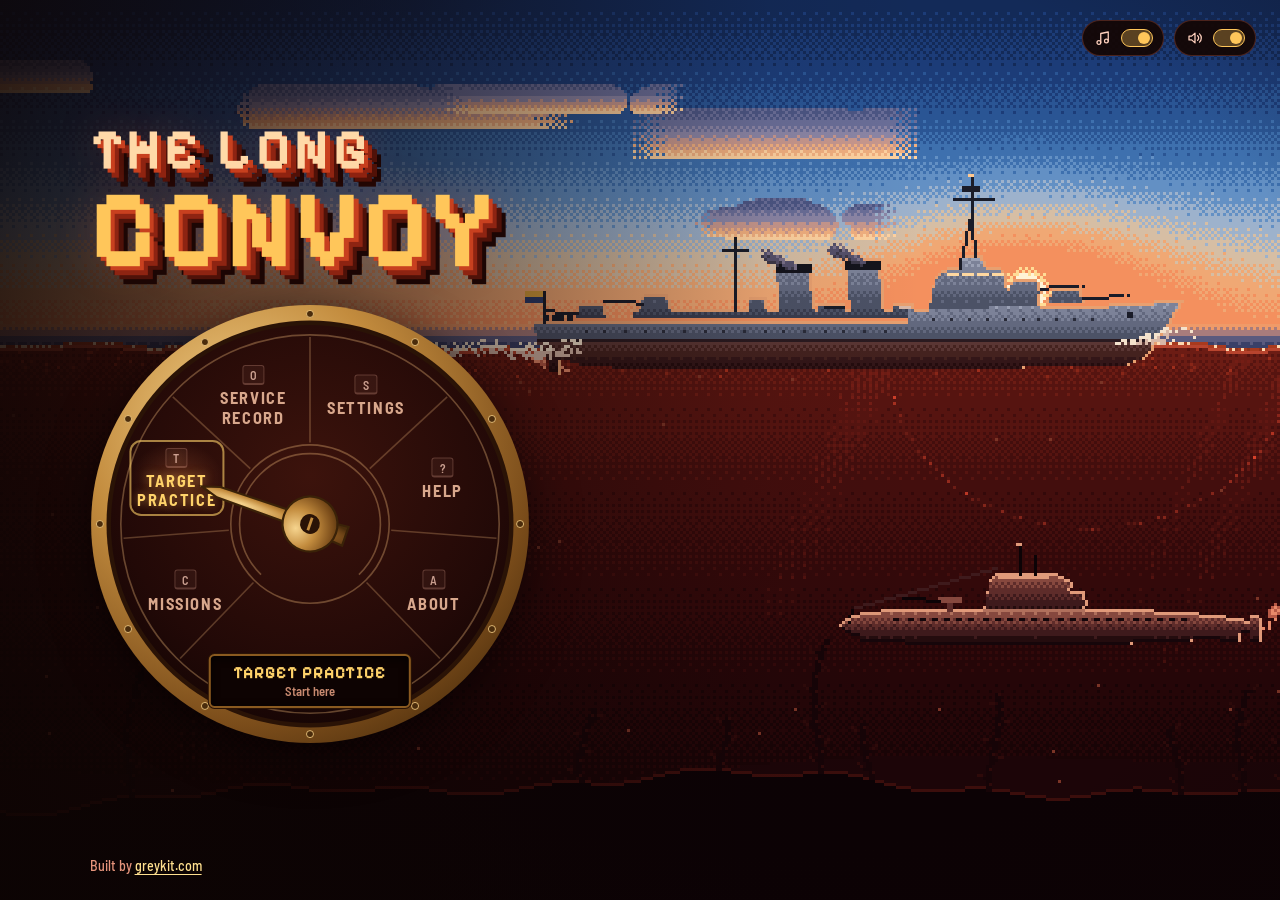
<file: index.html>
<!DOCTYPE html>
<!-- Copyright 2026 Matthew "Shan" Romanek. All rights reserved. -->
<html lang="en" dir="ltr">
<head>
<meta charset="UTF-8">
<meta name="viewport" content="width=device-width, initial-scale=1.0, viewport-fit=cover">
<title>The Long Convoy</title>
<meta name="description" content="Lead the Wolf Empire's wolfpack against Pumacity's convoys, or bring them home with the Pumacity Defense Fleet: command any vessel of your side and fight it out from the map. A remake of Wolfpack, NovaLogic's 1990 classic.">
<meta name="theme-color" content="#090404">
<meta name="color-scheme" content="dark">
<meta name="referrer" content="no-referrer">
<meta property="og:title" content="The Long Convoy">
<meta property="og:description" content="Lead the Wolf Empire's wolfpack against Pumacity's convoys, or bring them home with the Pumacity Defense Fleet: command any vessel of your side and fight it out from the map. A remake of Wolfpack, NovaLogic's 1990 classic.">
<meta property="og:type" content="website">
<meta property="og:image" content="https://greykit.com/games/thelongconvoy/og.png">
<meta property="og:image:width" content="1200">
<meta property="og:image:height" content="630">
<meta property="og:image:alt" content="The Long Convoy: a destroyer on the surface at dusk, and a submarine running under her in a dark red sea.">
<meta property="og:url" content="https://greykit.com/games/thelongconvoy/">
<meta name="twitter:card" content="summary_large_image">
<meta name="twitter:title" content="The Long Convoy">
<meta name="twitter:description" content="The Wolf Empire's wolfpack against Pumacity's convoys and the fleet that escorts them: a remake of Wolfpack, NovaLogic's 1990 classic.">
<meta name="twitter:image" content="https://greykit.com/games/thelongconvoy/og.png">
<meta name="twitter:image:alt" content="The Long Convoy: a destroyer on the surface at dusk, and a submarine running under her in a dark red sea.">
<link rel="manifest" href="manifest.webmanifest">
<link rel="apple-touch-icon" href="apple-touch-icon.png">
<link rel="icon" type="image/svg+xml" href="icon.svg">
<link rel="icon" type="image/png" sizes="32x32" href="favicon-32x32.png">
<link rel="icon" type="image/png" sizes="16x16" href="favicon-16x16.png">
<link rel="icon" href="favicon.ico" sizes="16x16 32x32 48x48">
<link rel="stylesheet" href="css/gk-tokens.css?v=7c37e1f9">
<link rel="stylesheet" href="css/thelongconvoy.css?v=be7c1c18">
</head>
<body>
<div id="game" hidden>
  <div id="stage"><canvas id="screen" width="640" height="360" aria-label="The Long Convoy: the station in front of you"></canvas></div>
  <div id="hud"></div>
  <div id="corner">
    <button id="pausebtn" aria-label="Pause" title="Pause (Esc)"><svg viewBox="0 0 16 16" width="16" height="16" aria-hidden="true"><rect x="4" y="3" width="3" height="10" fill="currentColor"/><rect x="9" y="3" width="3" height="10" fill="currentColor"/></svg></button>
    <button id="snd" aria-label="Sound" aria-pressed="true" title="Sound (M)"><svg viewBox="0 0 16 16" width="16" height="16" aria-hidden="true"><path d="M2 6h3l4-3v10l-4-3H2z" fill="currentColor"/><path class="on" d="M11 5.5c1.2 1.4 1.2 3.6 0 5M12.8 3.8c2.1 2.4 2.1 6 0 8.4" stroke="currentColor" stroke-width="1.4" fill="none"/><path class="off" d="M11 5.5l4 5M15 5.5l-4 5" stroke="currentColor" stroke-width="1.4"/></svg></button>
  </div>
  <div id="live" class="sr" aria-live="polite"></div>
  <div id="alert" class="sr" aria-live="assertive"></div>
</div>
<div id="title" hidden></div>
<div id="small" role="dialog" aria-labelledby="small-h">
  <img class="px" src="icon.svg" width="96" height="96" alt="">
  <h1 id="small-h">The Long Convoy is built for a desktop</h1>
  <p>A pack of submarines, a periscope and a convoy to hunt need a keyboard, or a gamepad, and a bigger screen than this. Come back on a computer.</p>
  <p class="gk-credit">Built by <a href="https://greykit.com/" target="_blank" rel="noopener">greykit.com</a></p>
</div>
<script src="js/gk-title.js?v=6080c669"></script>
<script src="js/util.js?v=797346cd"></script>
<script src="js/engine/const.js?v=b25b620a"></script>
<script src="js/engine/sea.js?v=95483507"></script>
<script src="js/engine/sub.js?v=b6595201"></script>
<script src="js/engine/ships.js?v=9e93d756"></script>
<script src="js/engine/detect.js?v=d977d1fe"></script>
<script src="js/engine/escort.js?v=ac4df7f2"></script>
<script src="js/engine/weapons.js?v=2ccccc4a"></script>
<script src="js/engine/scenarios.js?v=4439638f"></script>
<script src="js/engine/world.js?v=aaedf58e"></script>
<script src="js/engine/bot.js?v=3bfa9502"></script>
<script src="js/engine/orders.js?v=fbd588e6"></script>
<script src="js/art/kit.js?v=e5f3b9dd"></script>
<script src="js/art/model.js?v=83f48613"></script>
<script src="js/art/ships.js?v=f8c303a7"></script>
<script src="js/art/fx.js?v=80ef624b"></script>
<script src="js/art/view.js?v=95a858d3"></script>
<script src="js/art/chart.js?v=4cf47e90"></script>
<script src="js/art/panel.js?v=59ddbe4c"></script>
<script src="js/art/damage.js?v=ed4dcb64"></script>
<script src="js/store.js?v=944848ee"></script>
<script src="js/input.js?v=46c354d8"></script>
<script src="js/sfx.js?v=b03bc07d"></script>
<script src="js/art/intro.js?v=00db4c8a"></script>
<script src="js/render.js?v=ba066d0c"></script>
<script src="js/art/sonar.js?v=623cc8c4"></script>
<script src="js/art/dash.js?v=7fb5e48c"></script>
<script src="js/hud.js?v=809f930b"></script>
<script src="js/screens.js?v=0f57b337"></script>
<script src="js/main.js?v=1509943e"></script>
</body>
</html>
</file>
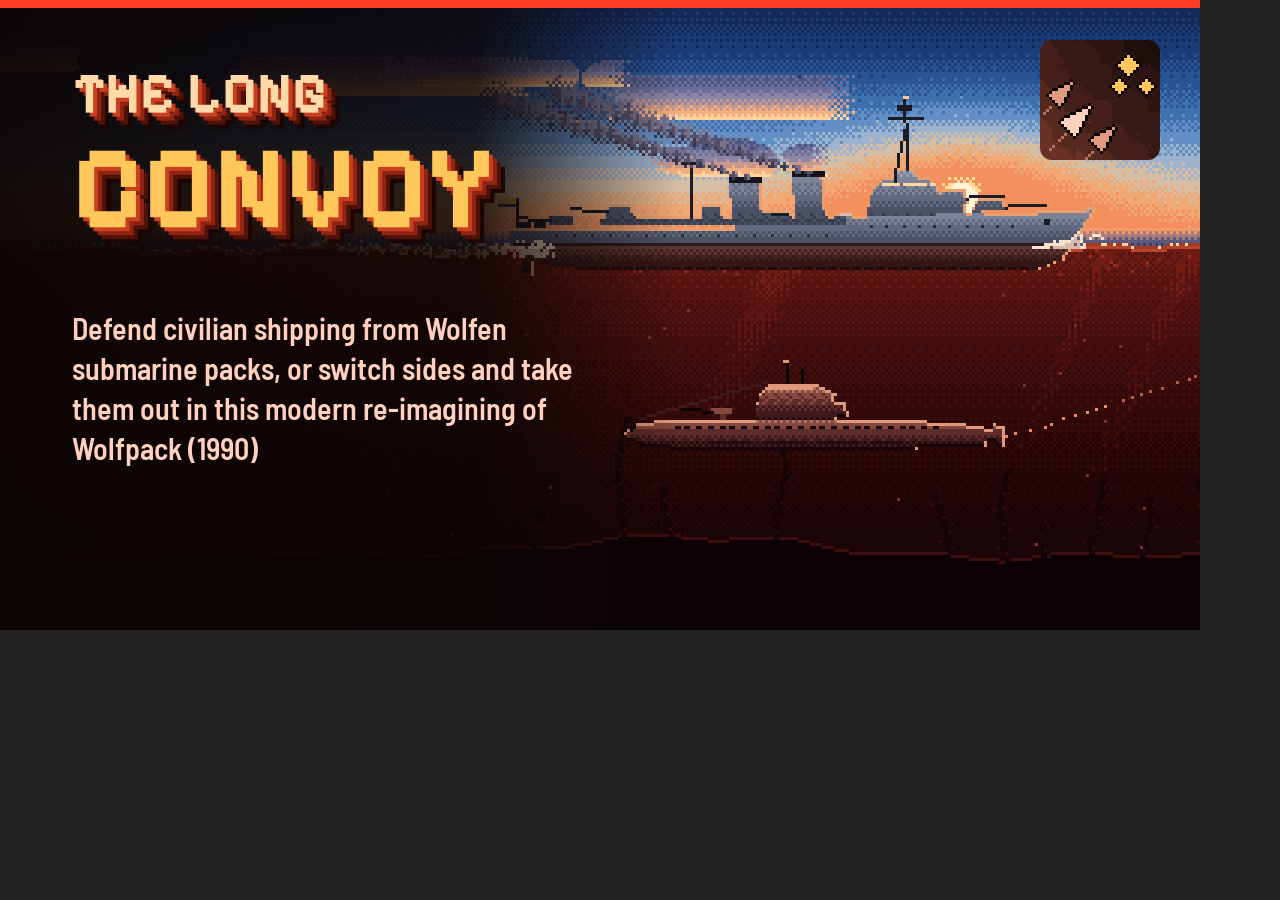
<file: tools/og.html>
<!DOCTYPE html>
<html lang="en">
<head>
<meta charset="UTF-8">
<title>og.png</title>
<!-- The share card (og.png, 1200x630): the wordmark as the title sets it,
     the owner's line under it and the icon, over the title's painting (a
     destroyer on the surface at dusk, a boat under her in the red sea) as a
     still, drawn by js/art/intro.js at a third of the size. Serve the
     repo over http, open tools/og.html, and save the canvas (window.ogPNG()
     is its data URL), or screenshot it headless at 1200x630:
       msedge --headless --hide-scrollbars --window-size=1200,630
              --screenshot=og.png http://127.0.0.1:8783/tools/og.html
     The words are the owner's (2026-10-29).
     Not deployed. -->
<style>@font-face{font-family:"Pixelify Sans";font-weight:400 700;src:url(../fonts/pixelify-sans.woff2) format("woff2")}@font-face{font-family:"Barlow Semi Condensed";font-weight:600;src:url(../fonts/barlow-semi-condensed-600.woff2) format("woff2")}body{margin:0;background:#222;overflow:hidden}canvas{display:block}</style>
</head>
<body>
<canvas id="og" width="1200" height="630"></canvas>
<script>
const SRC = ["../js/util.js", "../js/art/intro.js"];
(function next(i) { if (i === SRC.length) return document.fonts.load('700 100px "Pixelify Sans"').then(() => document.fonts.load('600 30px "Barlow Semi Condensed"')).then(main); const e = document.createElement("script"); e.src = SRC[i] + "?t=" + Date.now(); e.onload = () => next(i + 1); document.head.appendChild(e); })(0);
</script>
<script>
function main() {
"use strict";
(() => {
  /* the painting as a still (as with the motion turned down): the boat under the destroyer */
  PP.calm = () => true;
  const sc = document.createElement("canvas");
  sc.width = 400; sc.height = 210;
  PP.Intro.draw(sc, 0);
  const cv = document.getElementById("og"), g = cv.getContext("2d");
  g.imageSmoothingEnabled = false;
  g.drawImage(sc, 0, 0, 1200, 630);
  const sh = g.createLinearGradient(0, 0, 680, 0);
  sh.addColorStop(0, "rgba(11,5,4,.97)"); sh.addColorStop(0.7, "rgba(11,5,4,.85)"); sh.addColorStop(1, "rgba(11,5,4,0)");
  g.fillStyle = sh; g.fillRect(0, 0, 680, 630);
  g.fillStyle = "#ff3d24"; g.fillRect(0, 0, 1200, 8);
  /* the wordmark: block letters and a stepped shadow, as the title has them */
  g.textBaseline = "alphabetic"; g.font = '700 110px "Pixelify Sans"';
  const word = (t, y, col) => { [["#1c0604", 16], ["#4f1209", 12], ["#8e2412", 8], ["#c8401f", 4]].forEach(([c, o]) => { g.fillStyle = c; g.fillText(t, 72 + o, y + o); }); g.fillStyle = col; g.fillText(t, 72, y); };
  g.font = '700 58px "Pixelify Sans"'; word("THE LONG", 112, "#ffd9a8");
  g.font = '700 118px "Pixelify Sans"'; word("CONVOY", 226, "#ffc65a");
  g.font = '600 30px "Barlow Semi Condensed"'; g.fillStyle = "#ffd0bd";
  const words = "Defend civilian shipping from Wolfen submarine packs, or switch sides and take them out in this modern re-imagining of Wolfpack (1990)".split(" "), lines = [""];
  for (const w of words) { const t = lines[lines.length - 1] ? lines[lines.length - 1] + " " + w : w; if (g.measureText(t).width > 520) lines.push(w); else lines[lines.length - 1] = t; }
  lines.forEach((l, i) => g.fillText(l, 72, 340 + i * 40));
  const img = new Image();
  img.onload = () => { g.drawImage(img, 1040, 40, 120, 120); window.ogReady = true; document.title = "ready"; };
  img.src = "../icon.svg?" + Date.now();
  window.ogPNG = () => cv.toDataURL("image/png");
})();
}
</script>
</body>
</html>
</file>
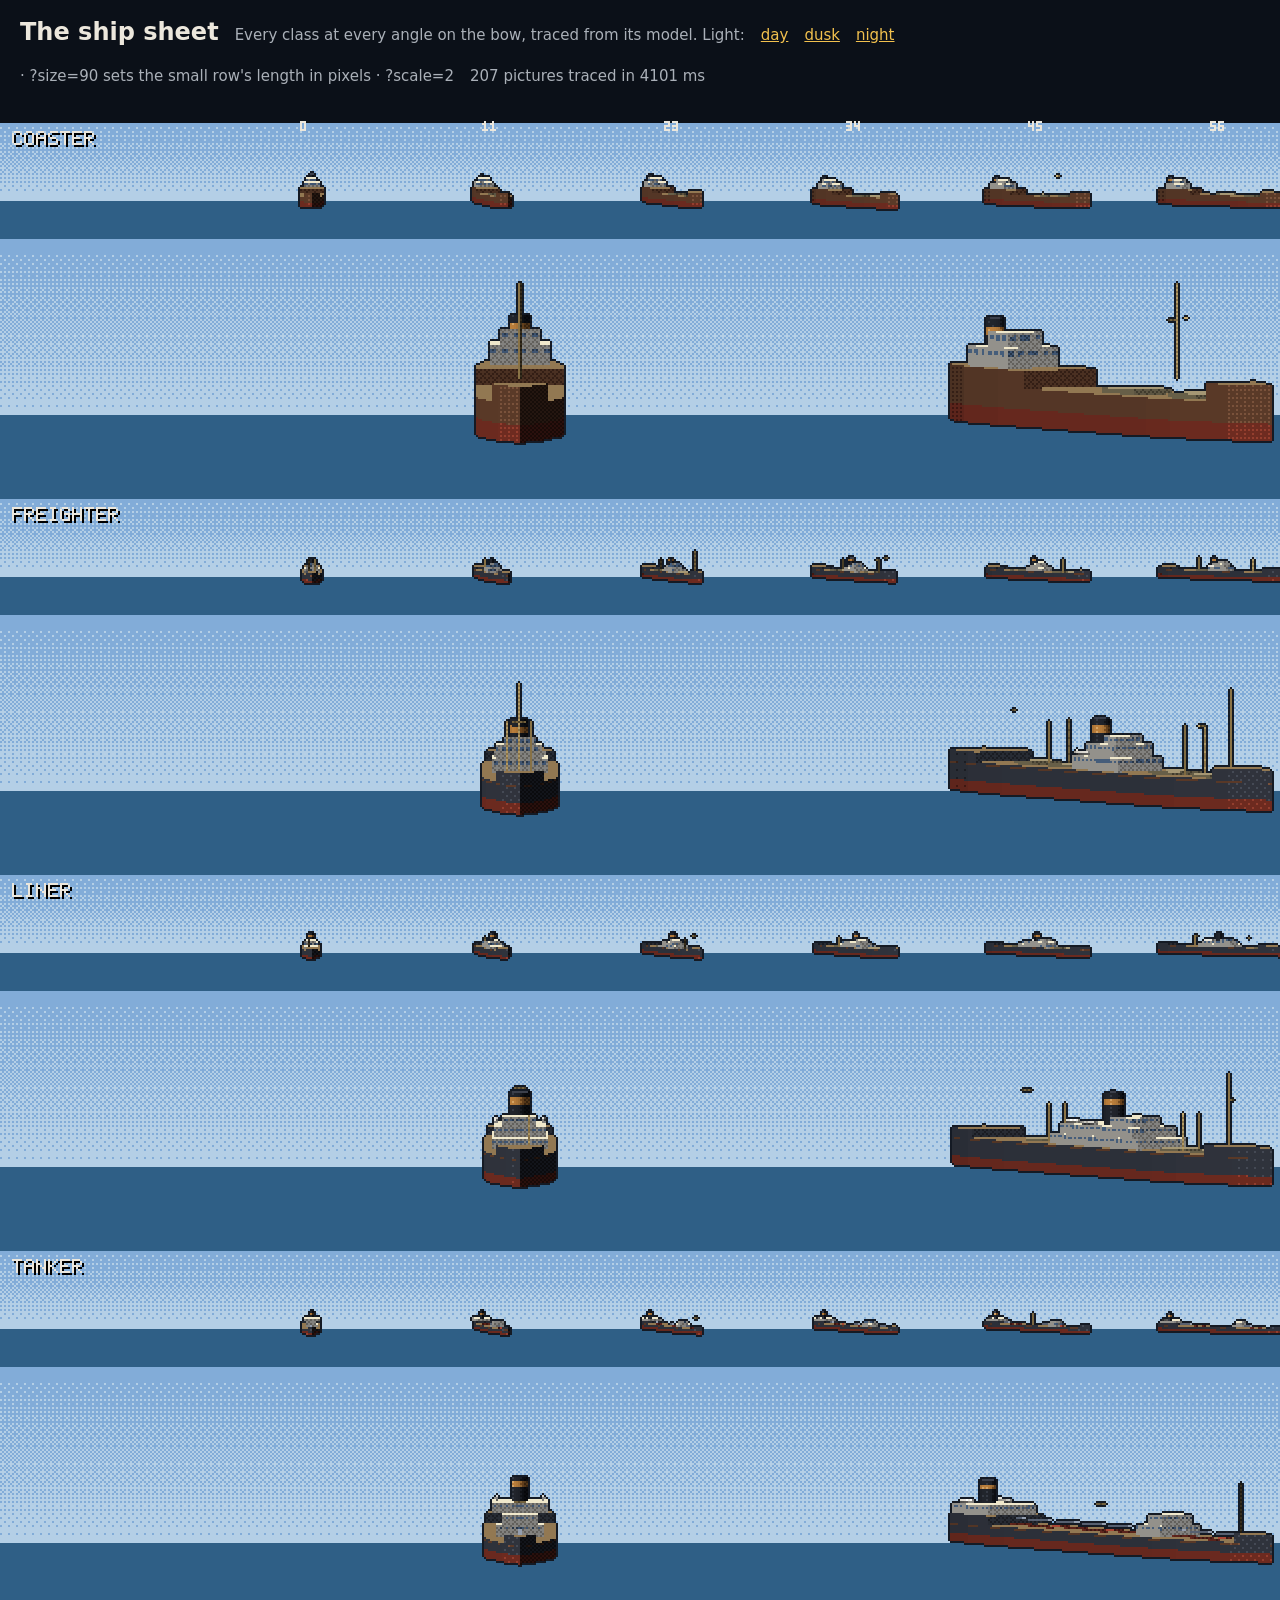
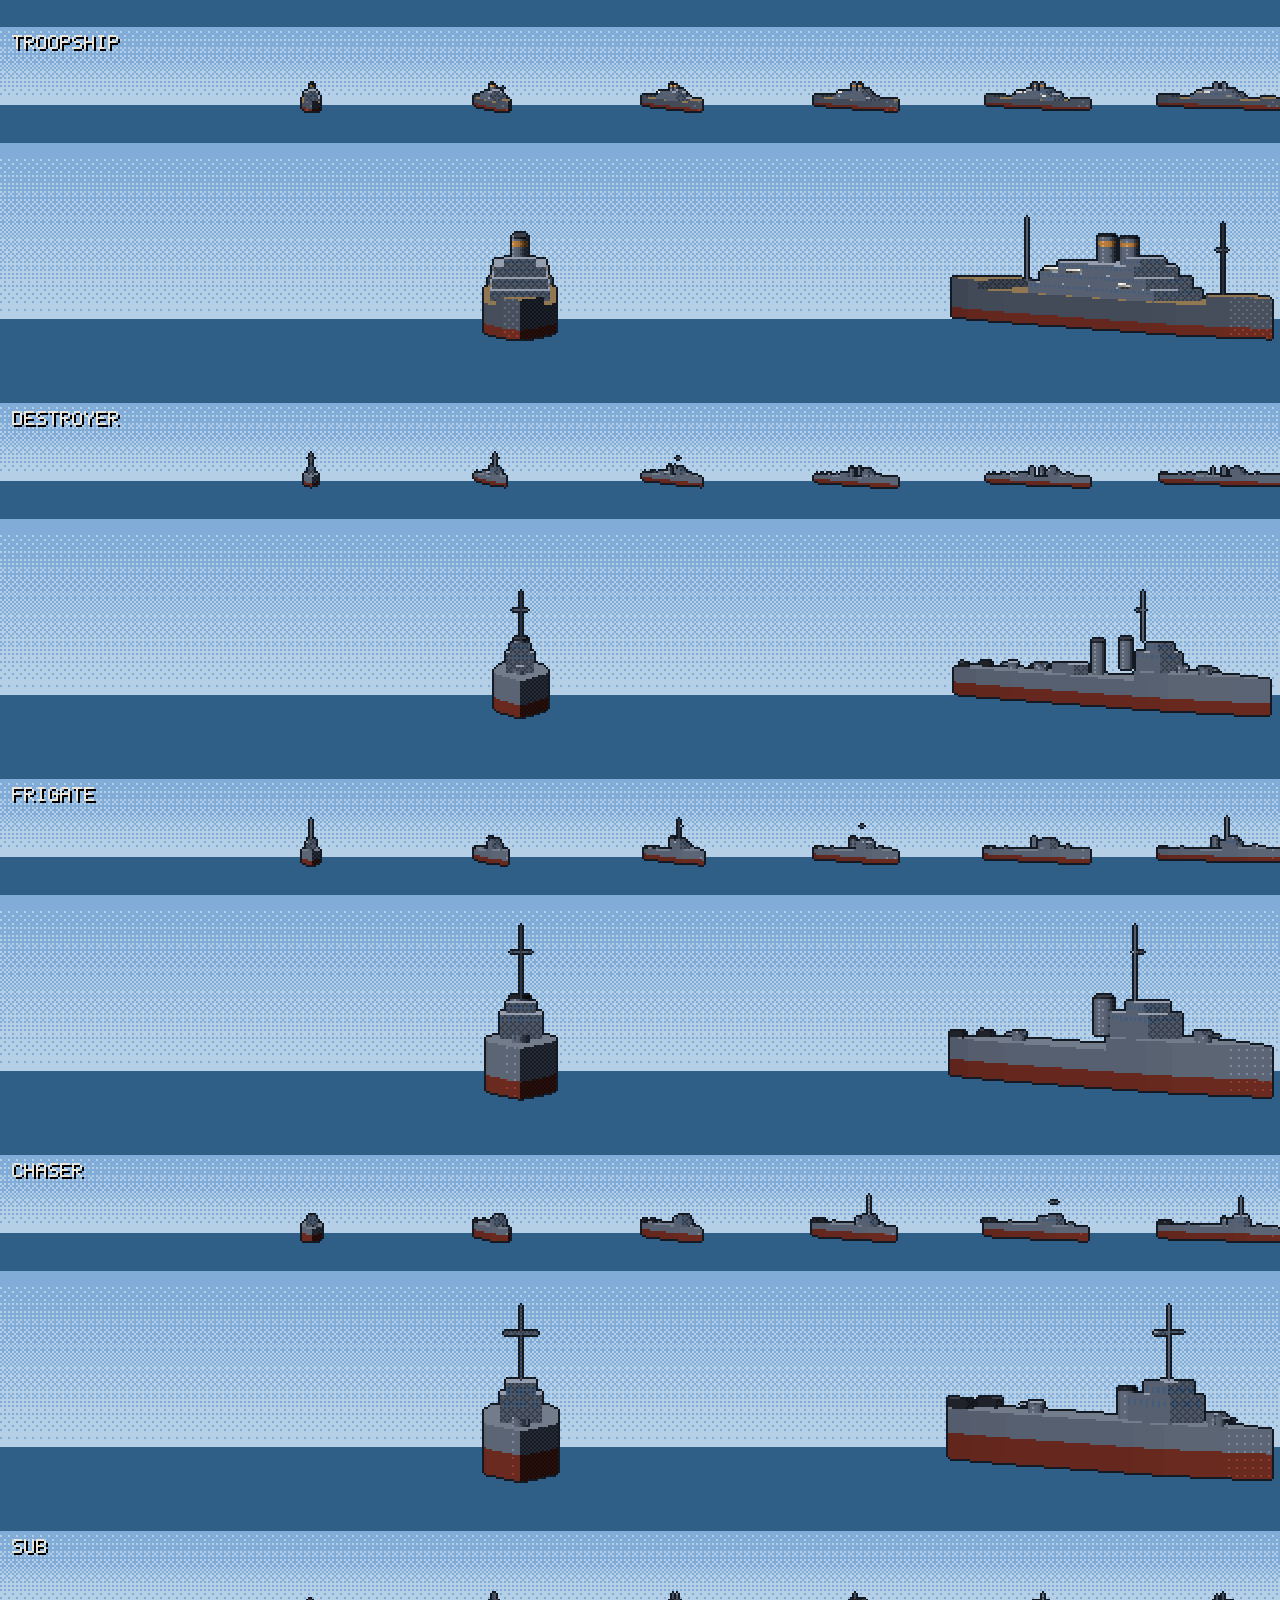
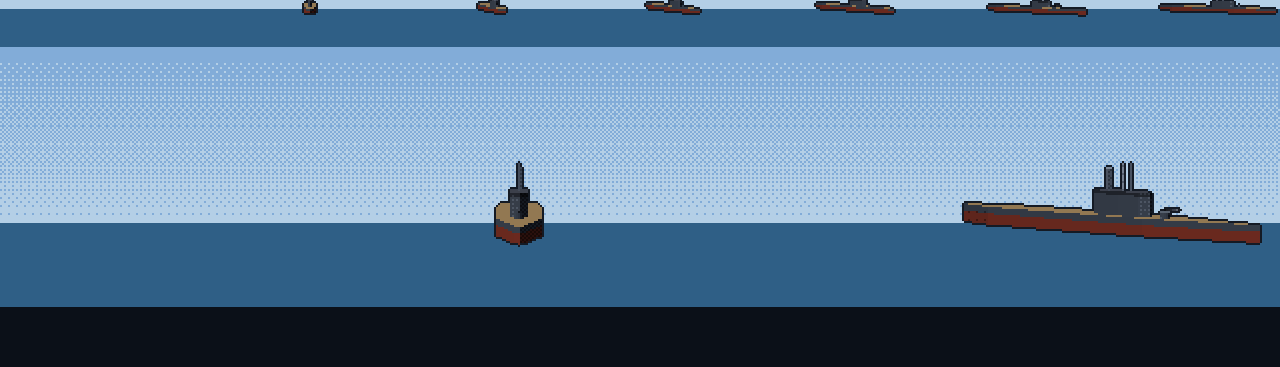
<file: tools/preview.html>
<!DOCTYPE html>
<html lang="en">
<head>
<meta charset="UTF-8">
<title>The Long Convoy: the ship sheet</title>
<style>
  body { margin: 0; background: #0b1018; color: #ece7dc; font: 500 15px/1.4 "Barlow Semi Condensed", system-ui, sans-serif; }
  header { padding: 16px 20px; display: flex; gap: 16px; align-items: baseline; flex-wrap: wrap; }
  h1 { margin: 0; font-size: 24px; }
  a { color: #f2c14e; }
  canvas { display: block; image-rendering: pixelated; }
  .note { color: #aab0b8; }
</style>
</head>
<body>
<header><h1>The ship sheet</h1>
  <span class="note">Every class at every angle on the bow, traced from its model. Light:</span>
  <a href="?light=day">day</a> <a href="?light=dusk">dusk</a> <a href="?light=night">night</a>
  <span class="note">· ?size=90 sets the small row's length in pixels · ?scale=2</span></header>
<canvas id="c"></canvas>
<script src="../js/util.js"></script>
<script src="../js/engine/const.js"></script>
<script src="../js/art/kit.js"></script>
<script src="../js/art/model.js"></script>
<script src="../js/art/ships.js"></script>
<script>
"use strict";
(() => {
  const q = new URLSearchParams(location.search), light = q.get("light") || "day", A = PP.ShipArt, K = PP.K;
  const size = +(q.get("size") || 72), scale = +(q.get("scale") || 2);
  const classes = A.CLASSES, BIG = [0, 3, 6, 8, 11, 16];
  const t0 = performance.now();
  /* the light's sea and sky behind each row */
  const sky = { day: ["#82acd8", "#b4cfe6"], dusk: ["#5a3a66", "#f09a62"], night: ["#0a1228", "#1a2a4c"] }[light];
  const sea = { day: "#2f5f86", dusk: "#2c3550", night: "#0a1424" }[light];
  const colW = Math.round(size * 1.15) + 8, rowH = Math.round(size * 0.55) + 18, bigW = 300, bigH = 130;
  const W = Math.max(colW * 17 + 120, bigW * BIG.length + 120), H = classes.length * (rowH + bigH) + 40;
  const cv = document.getElementById("c"); cv.width = W; cv.height = H; cv.style.width = W * scale + "px"; cv.style.height = H * scale + "px";
  const g = cv.getContext("2d"); g.imageSmoothingEnabled = false;
  g.fillStyle = "#0b1018"; g.fillRect(0, 0, W, H);
  const band = (y, h) => { const hz = y + Math.round(h * 0.68); K.vgrad(g, 0, y, W, hz - y, sky); g.fillStyle = sea; g.fillRect(0, hz, W, y + h - hz); return hz; };
  let y = 10;
  for (const cls of classes) {
    const hz = band(y, rowH);
    K.text5(g, cls, 6, y + 4, "#ece7dc", "#000");
    for (let b = 0; b <= 16; b++) {
      const sp = A.sprite(cls, b, size, light), x = 110 + b * colW + colW / 2;
      g.drawImage(sp, Math.round(x - sp.ox), Math.round(hz - sp.oy));
      if (cls === classes[0]) K.text3(g, String(Math.round(b * 180 / 16)), Math.round(x - 6), y + rowH - 7 - rowH + 6, "#ece7dc");
    }
    y += rowH;
    const hz2 = band(y, bigH);
    BIG.forEach((b, i) => { const sp = A.sprite(cls, b, 274, light), x = 110 + i * bigW + bigW / 2; g.drawImage(sp, Math.round(x - sp.ox), Math.round(hz2 - sp.oy)); });
    y += bigH;
  }
  const ms = Math.round(performance.now() - t0);
  document.querySelector("header").insertAdjacentHTML("beforeend", `<span class="note">${K.cache.size} pictures traced in ${ms} ms</span>`);
})();
</script>
</body>
</html>
</file>
<file: css/gk-tokens.css>
/* @gk-tokens-begin v0.1 -- greykit.games canon (games-meta STANDARD.md §4): the Tactical palette, PumaRally's (editor/render/palette.js). The copy of record is games-meta's canon/gk-tokens.css. */
:root{--bg:#05070f;--panel:#0a0e1a;--panel2:#0d1424;--line:#1b2540;--lit:#47609c;
  --text:#dbe4fb;--ink:#8b96b8;--dim:#7d8aa8;--accent:#54f2ff;--warn:#ffb000;--danger:#ff5266;
  --good:#4ade6a;--violet:#b47dff;--steel:#94a0c4;--blue:#4c8dff}
/* @gk-tokens-end */
</file>
<file: css/thelongconvoy.css>
/* The Long Convoy -- the page around the play screen, and the HUD over it:
 * flat dark panels over the sea, hairline edges, warm
 * off-white words in a condensed sans, the keys and the readings in it too
 * (tabular figures; only the clock is in the pixel face, which merges T and
 * the up arrow, S and 5, O and 0, so it never sets a key or a letter),
 * brass for what is ready and chosen, sonar green for good news, amber for
 * a warning, red-orange for danger. Where a control can be chosen as well
 * as focused, the focus is an off-white ring and only "chosen" is brass.
 * That is the HUD's world. Every screen with words on it (the title's menu,
 * the pause, the sheets, the questions) is signal paper instead: naval
 * message blanks, printed labels, typed entries (Courier Prime), ink for
 * chosen, the red pencil (a tick and an underline) for the focus, see
 * "signal paper" below. The stations themselves are pixel art (js/art/).
 * The canon palette (css/gk-tokens.css) still comes first, for the
 * greykit.games boot; nothing here gives a canon name another value
 * (games-meta STANDARD.md §4). A
 * desktop game: small screens get a note. */
@font-face { font-family: "Barlow Semi Condensed"; font-weight: 500; font-display: swap; src: url(../fonts/barlow-semi-condensed-500.woff2) format("woff2"); }
@font-face { font-family: "Barlow Semi Condensed"; font-weight: 600; font-display: swap; src: url(../fonts/barlow-semi-condensed-600.woff2) format("woff2"); }
@font-face { font-family: "Barlow Semi Condensed"; font-weight: 700; font-display: swap; src: url(../fonts/barlow-semi-condensed-700.woff2) format("woff2"); }
@font-face { font-family: "Pixelify Sans"; font-weight: 400 700; font-display: swap; src: url(../fonts/pixelify-sans.woff2) format("woff2"); }
@font-face { font-family: "Courier Prime"; font-weight: 400; font-display: swap; src: url(../fonts/courier-prime-400.woff2) format("woff2"); }
@font-face { font-family: "Courier Prime"; font-weight: 700; font-display: swap; src: url(../fonts/courier-prime-700.woff2) format("woff2"); }
:root {
  --ui: "Barlow Semi Condensed", "Bahnschrift SemiCondensed", "Bahnschrift", "Arial Narrow", "Segoe UI", system-ui, sans-serif;
  --px: "Pixelify Sans", ui-monospace, monospace;
  /* a boat rigged for red: black panels, red-orange light, amber readouts (contrast against --ps-hudpanel over black) */
  --ps-bg: #090404;                       /* the page behind everything */
  --ps-panel: rgba(20,8,7,.96);           /* a panel over the bay */
  --ps-hudpanel: rgba(16,6,5,.88);
  --ps-raise: #2c1210;                    /* a control at rest */
  --ps-raise2: #3a1815;
  --ps-hair: rgba(255,120,90,.12);
  --ps-line: rgba(255,120,90,.24);
  --ps-text: #ffd0bd;                     /* 14.3:1 on the panel */
  --ps-muted: #e7957c;                    /* 8.6:1 */
  --ps-faint: #c27662;                    /* 5.8:1 */
  --ps-yellow: #ffc65a;                   /* the amber readout: ready, chosen */
  --ps-yellow-hi: #ffe08f;
  --ps-green: #8fe3a1;                    /* a green lamp: good news */
  --ps-amber: #ff9f3a;                    /* a warning */
  --ps-red: #ff3d24;                      /* danger, as a fill or an edge */
  --ps-red-text: #ff7a5e;                 /* danger as words, 7.8:1 */
  --ps-tawny: #e9a86a;                    /* the puma */
  --ps-ink: #160807;
}
*, *::before, *::after { box-sizing: border-box; }
html, body { margin: 0; height: 100%; background: var(--ps-bg); color: var(--ps-text); font: 500 16px/1.45 var(--ui); }
body { overflow: hidden; -webkit-text-size-adjust: 100%; caret-color: var(--ps-yellow); -webkit-font-smoothing: antialiased; }
::selection { background: var(--ps-yellow); color: var(--ps-ink); }
[hidden] { display: none !important; }
img.px, .px { image-rendering: pixelated; image-rendering: crisp-edges; }
.sr { position: absolute; width: 1px; height: 1px; margin: -1px; overflow: hidden; clip: rect(0 0 0 0); white-space: nowrap; }
h1, h2, h3 { font-weight: 600; }
* { scrollbar-width: thin; scrollbar-color: rgba(255,190,170,.22) transparent; }

/* ---- controls: the pointer moves the focus, so the focused control is the only lit one ---- */
button { font: 600 16px/1.2 var(--ui); color: var(--ps-text); background: var(--ps-raise); border: 1px solid var(--ps-line); border-radius: 4px; cursor: pointer; padding: 8px 16px; text-align: inherit; transition: background-color .12s, border-color .12s, color .12s; }
button:focus { outline: none; background: var(--ps-raise2); border-color: var(--ps-text); box-shadow: 0 0 0 1px var(--ps-text); }
button:disabled { opacity: .45; cursor: default; }
button.primary { background: var(--ps-yellow); border-color: var(--ps-yellow); color: var(--ps-ink); }
button.primary:focus { background: var(--ps-yellow-hi); border-color: var(--ps-yellow-hi); box-shadow: 0 0 0 2px var(--ps-bg), 0 0 0 4px var(--ps-text); }
button.danger { background: transparent; border-color: rgba(255,61,36,.7); color: var(--ps-red-text); }
button.danger:focus { background: var(--ps-red); border-color: var(--ps-red); color: var(--ps-ink); box-shadow: none; }
button.pill { display: inline-flex; align-items: center; gap: 10px; background: transparent; color: var(--ps-muted); font-weight: 500; }
button.pill::before { content: ""; width: 10px; height: 10px; border: 1.5px solid currentColor; border-radius: 2px; }
button.pill.on { color: var(--ps-text); border-color: rgba(255,198,90,.6); background: rgba(255,198,90,.1); }
button.pill.on::before { background: var(--ps-yellow); border-color: var(--ps-yellow); }
button.pill:focus { color: var(--ps-text); background: var(--ps-raise2); border-color: var(--ps-text); box-shadow: 0 0 0 1px var(--ps-text); }
button.pill.on:focus { background: rgba(255,198,90,.16); }
button.switch { min-width: 84px; }
/* a key cap: the sans, never the pixel face (which makes T an up arrow, Z a 2 and S a 5); the arrows drawn */
kbd { display: inline-block; min-width: 1.85em; padding: 3px 5px 2px; font: 600 13px/1 var(--ui); letter-spacing: .03em; text-align: center; color: var(--ps-text); border: 1px solid rgba(255,190,170,.3); border-bottom-width: 2px; border-radius: 3px; background: rgba(255,190,170,.07); }
kbd .kb-ar { display: block; margin: 0 auto; width: 10px; height: 13px; padding: 1.5px 0; }
kbd.pad { font-size: 12px; letter-spacing: .02em; color: var(--ps-yellow-hi); border-color: rgba(255,198,90,.45); }
kbd.pad .kb-ar { display: inline-block; vertical-align: -1px; height: 10px; padding: 0; margin-left: 2px; }
kbd.pad.face { min-width: 1.6em; border-radius: 999px; }
.kb-plus { margin: 0 2px; color: var(--ps-faint); }
a, body .gk-credit a { color: var(--ps-yellow-hi); text-decoration: underline; text-decoration-thickness: 1px; text-underline-offset: 3px; }
a:focus-visible { outline: 2px solid var(--ps-yellow); outline-offset: 2px; border-radius: 2px; }
input { font: 500 18px var(--ui); color: var(--ps-text); background: var(--ps-bg); border: 1px solid var(--ps-line); border-radius: 4px; padding: 8px 10px; min-width: 0; width: 220px; }
input:focus { outline: none; border-color: var(--ps-yellow); }
input::placeholder { color: var(--ps-faint); }

/* ---- a sheet: a page of signal paper over the dimmed bay or title (no blur) ---- */
.ps-sheet { z-index: 50; }
.ps-sheet.full { position: fixed; inset: 0; display: grid; place-items: center; padding: 32px; background: rgba(12,4,3,.66); }
.sh-box, .ps-win { display: flex; flex-direction: column; background: var(--ps-panel); border: 1px solid var(--ps-line); border-radius: 8px; box-shadow: 0 24px 70px rgba(0,0,0,.55), inset 0 1px 0 rgba(255,255,255,.04); overflow: hidden; }
.sh-box { width: min(820px, 100%); max-height: calc(100vh - 64px); }
.ps-sheet.wide .sh-box { width: min(1080px, 100%); }
.ps-sheet.tabbed .sh-box { height: min(600px, calc(100vh - 64px)); }
.sh-head { flex: none; display: flex; align-items: center; gap: 10px; padding: 16px 20px 14px 24px; border-bottom: 1px solid var(--ps-hair); }
.sh-head h2 { flex: 1; margin: 0; font-size: 26px; line-height: 1.1; white-space: nowrap; overflow: hidden; text-overflow: ellipsis; }
.sh-head button { display: inline-flex; align-items: center; gap: 7px; background: transparent; border-color: transparent; color: var(--ps-muted); font-size: 15px; padding: 6px 10px; }
.sh-head .ic { display: block; flex: none; }
.sh-head button:focus { color: var(--ps-text); background: var(--ps-raise); border-color: var(--ps-line); box-shadow: none; }
.sh-tabs { flex: none; display: flex; flex-wrap: wrap; gap: 0 22px; padding: 0 24px; border-bottom: 1px solid var(--ps-hair); }
.sh-tabs button { background: transparent; border: 0; border-bottom: 2px solid transparent; border-radius: 0; padding: 12px 0 10px; color: var(--ps-muted); font-weight: 600; letter-spacing: .02em; }
.sh-tabs button[aria-selected="true"] { color: var(--ps-text); border-bottom-color: var(--ps-yellow); }
.sh-tabs button:focus { color: var(--ps-text); background: transparent; box-shadow: none; border-bottom-color: var(--ps-yellow-hi); }
.sh-tabs button:focus-visible { outline: 1px solid var(--ps-text); outline-offset: 2px; }
.sh-body { flex: 1; min-height: 0; overflow-y: auto; padding: 22px 24px 26px; }
.sh-body:focus-visible { outline: none; box-shadow: inset 0 0 0 2px rgba(255,198,90,.45); }
.ps-pop, .ps-ask { position: fixed; inset: 0; display: grid; place-items: center; padding: 16px; z-index: 50; }
/* the pause menu stands on the left, the target and the TDC on the right left clear to study */
.ps-pop { justify-items: start; align-items: center; padding-left: clamp(24px, 4vw, 64px); background: linear-gradient(90deg, rgba(12,4,3,.7) 0%, rgba(12,4,3,.5) 30%, rgba(12,4,3,.1) 55%, rgba(12,4,3,0) 70%); }
.ps-ask { z-index: 70; background: rgba(12,4,3,.6); }
.ps-pop .ps-win { width: min(440px, 100%); }
.ps-ask .ps-win { width: min(520px, 100%); }
.ps-ask .sh-body { padding: 20px 24px 22px; }
/* here the pointer does not take the focus (Enter stays on Cancel), so it lights what it is over */
@media (hover: hover) {
  .ps-ask button:not(:focus):hover { background: var(--ps-raise2); border-color: var(--ps-text); }
  .ps-ask button.danger:not(:focus):hover { background: rgba(255,61,36,.16); border-color: var(--ps-red); }
  .ps-ask button.primary:not(:focus):hover { background: var(--ps-yellow-hi); border-color: var(--ps-yellow-hi); }
  .ps-ask .paper button.danger:not(:focus):hover { background: transparent; border-color: var(--p-red); }
}

/* ---- the words ---- */
.sh-body p { margin: 0 0 12px; max-width: 62ch; text-wrap: pretty; }
.sh-body p.lede { font-size: 18px; color: var(--ps-text); }
.sh-body h3 { margin: 26px 0 10px; font-size: 12px; font-weight: 600; letter-spacing: .14em; text-transform: uppercase; color: var(--ps-muted); }
.sh-body h3:first-child { margin-top: 0; }
.sh-body b { font-weight: 600; color: var(--ps-text); }
.sh-body ol, .sh-body ul { margin: 0 0 12px; padding-left: 24px; }
.sh-body table { border-collapse: collapse; margin: 0 0 12px; }
.sh-body td, .sh-body th { padding: 6px 16px 6px 0; vertical-align: top; text-align: left; }
.sh-body th { font-size: 12px; letter-spacing: .12em; text-transform: uppercase; color: var(--ps-muted); font-weight: 600; }
.note, .gk-credit { color: var(--ps-muted); }
.meta { color: var(--ps-muted); margin: 6px 0 16px; font-size: 15px; }
.sh-body h3.mname { margin: 0; font-size: 24px; line-height: 1.15; letter-spacing: 0; text-transform: none; color: var(--ps-text); }
.sh-body h3.mname.big { font-size: 40px; line-height: 1.05; }
.sh-body h3.mname.ok { color: var(--ps-green); }
.sh-body h3.mname.danger { color: var(--ps-red-text); }
.sh-body h3.mname.dim { color: var(--ps-muted); }
.rank { font-size: 20px; margin-bottom: 4px; }
.tally.deb { width: 100%; margin-bottom: 12px; }
.tally.deb th { font: 600 12px/1.3 var(--ui); letter-spacing: .14em; text-transform: uppercase; color: var(--ps-muted); text-align: left; }
.tally.deb th.num { text-align: right; }
.tally.deb tr.lost td { color: var(--ps-faint); }
.tally.deb .note { color: var(--ps-muted); }
.rank b { color: var(--ps-yellow); }
.sh-body p.nextrank { margin: 0 0 16px; font-size: 15px; }
.sh-body p.placed { margin: 0 0 14px; font-size: 26px; font-weight: 700; line-height: 1.15; color: var(--ps-yellow); }
.row { display: flex; flex-wrap: wrap; gap: 8px; align-items: center; margin: 0 0 14px; }
.row.end { justify-content: flex-end; margin-top: 22px; }
.col { display: flex; flex-direction: column; gap: 6px; max-width: 420px; margin-bottom: 16px; }
.col button { text-align: left; }
.keys { line-height: 2; }
.keys > span { white-space: nowrap; }
.num { font-family: var(--ui); font-weight: 600; font-variant-numeric: tabular-nums; }
td.num, th.num { text-align: right; }
th.num { font-family: var(--ui); }
img.glyph { display: block; }

/* ---- the plot board: every screen with words on it (the title's menu, the pause, the sheets, the
 * questions) is a board in the boat's red light: dark ground, red-light print, entries typed in Courier
 * Prime. The jobs keep their meaning, not their colours: the brightest ink for what is chosen and for the
 * one action Enter takes, amber for the focus, the hot red for danger. ---- */
.paper {
  --p-paper: #1a0907; --p-print: #e7957c; --p-rule: rgba(255,120,90,.3); --p-hair: rgba(255,120,90,.16);
  --p-ink: #ffd0bd; --p-ink2: #e7957c; --p-pencil: #ffc65a; --p-red: #ff7a5e;
  --p-type: "Courier Prime", "Courier New", ui-monospace, monospace;
  /* the dark world's names given their board values, so a sheet's own rules read right on it */
  --ps-text: var(--p-ink); --ps-muted: #e7957c; --ps-faint: #c27662; --ps-line: rgba(255,120,90,.3); --ps-hair: var(--p-hair);
  --ps-raise: rgba(255,120,90,.08); --ps-raise2: rgba(255,120,90,.16); --ps-bg: var(--p-paper); --ps-panel: var(--p-paper);
  --ps-yellow: #ffc65a; --ps-yellow-hi: #ffe08f; --ps-ink: var(--p-paper);
  --ps-green: #8fe3a1; --ps-amber: #ff9f3a; --ps-red: #ff3d24; --ps-red-text: var(--p-red);
  position: relative; color: var(--p-ink); border: 1px solid rgba(255,110,80,.22); border-radius: 2px;
  background: var(--p-paper);
  box-shadow: inset 0 0 60px rgba(255,60,30,.05), 0 22px 60px rgba(0,0,0,.6);
}
.paper { caret-color: var(--p-ink); }
.paper, .paper * { scrollbar-color: rgba(255,120,90,.32) transparent; }
.paper ::selection { background: rgba(255,198,90,.3); color: var(--p-ink); }
.paper kbd { color: var(--p-ink); background: rgba(255,120,90,.12); border-color: rgba(255,120,90,.4); }
.paper kbd.pad { color: var(--p-ink); border-color: rgba(255,120,90,.5); }
.paper .kb-plus { color: var(--p-ink2); }
.paper a, .paper .gk-credit a { color: var(--p-print); }
.paper a:focus-visible, .paper .aid-list summary:focus-visible { outline: none; text-decoration: underline 2px var(--p-pencil); text-underline-offset: 4px; }
/* a control on paper: square, an inked outline at rest, ink-filled when it is the one Enter takes. In focus it takes
 * the pencil as a signal's lines do, a tick at its corner and its words underlined, never a ring */
.paper button, .paper input { border-radius: 0; }
.paper button { position: relative; }
.paper button:focus { background: var(--ps-raise); border-color: var(--ps-line); box-shadow: none; text-decoration: underline 2px var(--p-pencil); text-underline-offset: 4px; text-decoration-skip-ink: none; }
.paper button.primary:focus { background: var(--p-ink); border-color: var(--p-ink); text-decoration-color: var(--p-paper); }
/* on an inked button the pencil's tick stands off the corner, on the paper, where it reads (3.6:1, not 2.95 on the ink) */
.paper button.primary:focus::after { left: -15px; top: -15px; }
/* a key cap on a filled button (amber at rest, ink in focus) is cut in the paper's colour, not the ink's */
.paper button.primary kbd { color: var(--p-paper); border-color: rgba(26,9,7,.4); background: rgba(26,9,7,.08); }
.paper button.danger { border-color: rgba(255,61,36,.6); }
.paper button.danger:focus { background: var(--p-red); border-color: var(--p-red); color: var(--p-paper); }
.paper button:focus::after { content: ""; position: absolute; left: -10px; top: -11px; width: 22px; height: 18px; pointer-events: none; background: url("data:image/svg+xml,%3Csvg xmlns='http://www.w3.org/2000/svg' viewBox='0 0 24 20'%3E%3Cpath d='M2.4 10.8 C4.6 12.2 6.6 14.4 8.4 17.4 C11.6 10.6 16.2 5.6 22.2 1.8' fill='none' stroke='%23c2452f' stroke-width='2.6' stroke-linecap='round' stroke-linejoin='round'/%3E%3C/svg%3E") no-repeat; animation: p-tick .16s cubic-bezier(.3,.7,.2,1) both; }
@keyframes p-tick { from { clip-path: inset(0 100% 0 0); } to { clip-path: inset(0); } }
:is(.ps-msg, .ps-pop .col) button:focus::after, .paper .sh-tabs button:focus::after { content: none; }
/* the tick marks a line chosen from a list (the title, the pause, the missions); on an action button in a row (Cancel,
 * End the mission, Again, Close) a tick would read as the thing done, so there the focus is the fill and the
 * underline alone */
.paper :is(.row, .sh-head) > button:focus::after { content: none; }
.paper button.pill.on, .paper button.pill.on:focus { border-color: var(--p-ink); background: rgba(255,120,90,.06); }
.paper button.switch { font-family: var(--p-type); font-weight: 700; }
.paper input { background: rgba(255,120,90,.06); border-color: rgba(255,120,90,.36); }
.paper input:focus { border-color: rgba(255,120,90,.36); border-bottom: 2px solid var(--p-pencil); box-shadow: none; }
/* the printed head: who it is from and to, and when */
.msg-hd { display: flex; justify-content: space-between; align-items: baseline; gap: 16px; padding: 13px 20px 9px; border-bottom: 2px solid var(--p-print); font: 700 14px/1 var(--ui); letter-spacing: .24em; text-transform: uppercase; color: var(--p-print); }
.msg-f { display: grid; grid-template-columns: minmax(0, .8fr) minmax(0, 1fr) minmax(0, 1.2fr); margin: 0; border-bottom: 2px solid var(--p-print); }
.msg-f > div { min-width: 0; padding: 7px 14px 8px; border-right: 1px solid var(--p-rule); }
.msg-f > div:nth-child(3) { border-right: 0; }
.msg-f .w { grid-column: 1 / -1; border-right: 0; border-top: 1px solid var(--p-rule); }
.msg-f .w:first-child { border-top: 0; border-bottom: 1px solid var(--p-rule); }
.msg-f dt { font: 600 12px/1.3 var(--ui); letter-spacing: .2em; text-transform: uppercase; color: var(--p-print); }
.msg-f dd { margin: 3px 0 0; font: 400 16px/1.3 var(--p-type); text-transform: uppercase; white-space: nowrap; overflow: hidden; text-overflow: ellipsis; }
.msg-l { margin: 0; padding: 7px 20px 3px; font: 600 12px/1.3 var(--ui); letter-spacing: .2em; text-transform: uppercase; color: var(--p-print); }
/* a signal's typed lines (the title's menu, the pause): no box, the red-pencil tick and underline for the focus */
:is(.ps-msg, .ps-pop .col) button { position: relative; display: grid; align-items: center; width: 100%; border: 0; border-radius: 0; background: transparent; color: var(--p-ink); font: 700 21px/1 var(--p-type); text-align: left; box-shadow: none; }
:is(.ps-msg, .ps-pop .col) button:focus { background: transparent; border: 0; box-shadow: none; color: var(--p-ink); text-decoration: none; }
:is(.ps-msg, .ps-pop .col) .lbl { white-space: nowrap; text-decoration: underline 2px transparent; text-underline-offset: 5px; text-decoration-skip-ink: none; transition: text-decoration-color .12s; }
:is(.ps-msg, .ps-pop .col) button:focus .lbl { text-decoration-color: var(--p-pencil); }
.paper .tick { position: absolute; top: 50%; margin-top: -9px; color: var(--p-pencil); opacity: 0; }
.paper .tick path { stroke-dasharray: 1; stroke-dashoffset: 1; }
.paper button:focus .tick { opacity: 1; }
.paper button:focus .tick path { stroke-dashoffset: 0; transition: stroke-dashoffset .16s cubic-bezier(.3,.7,.2,1); }

/* the pause: a plain slip of it, no pin, no tilt, no typing */
.ps-pop .ps-win { width: min(440px, 100%); overflow: visible; }
.ps-pop .sh-head { padding: 16px 22px 11px; }
.ps-pop .sh-head h2 { font-size: 30px; line-height: 1; }
.ps-pop .sh-body { padding: 0; overflow: visible; }
.ps-pop .msg-f { grid-template-columns: repeat(2, minmax(0, 1fr)); }
.ps-pop .col { max-width: none; gap: 0; margin: 0; padding: 4px 0; }
.ps-pop .col button { height: 44px; padding: 0 22px 0 40px; font-size: 19px; }
.ps-pop .col .tick { left: 10px; }
.ps-pop .keys { margin: 0; padding: 11px 22px 13px; border-top: 2px solid var(--p-print); font: 600 14px/1.2 var(--ui); color: var(--p-print); max-width: none; }
.ps-pop .keys.legend { display: grid; grid-template-columns: max-content 1fr max-content 1fr; gap: 7px 12px; align-items: center; }
.ps-pop .keys.legend .k { display: flex; gap: 4px; justify-self: end; }

/* the sheets and the questions: a page of the same paper over the dimmed sea, its title typed, its labels printed */
.paper .sh-head { border-bottom: 2px solid var(--p-print); }
.paper .sh-head h2 { font: 700 26px/1.1 var(--p-type); color: var(--p-ink); }
.paper .sh-head button { color: var(--p-print); }
.paper .sh-head button:focus { color: var(--p-ink); background: transparent; border-color: transparent; }
.paper .sh-tabs { border-bottom: 1px solid var(--p-rule); }
.paper .sh-tabs button { color: var(--p-print); font-size: 14px; letter-spacing: .2em; text-transform: uppercase; }
.paper .sh-tabs button[aria-selected="true"] { color: var(--p-ink); border-bottom-color: var(--p-ink); }
.paper .sh-tabs button:focus { color: var(--p-ink); background: transparent; box-shadow: none; border-bottom-color: var(--p-pencil); text-decoration: none; }
.paper .sh-tabs button:focus-visible { outline: none; }
.paper .sh-body:focus-visible { box-shadow: inset 0 2px 0 var(--p-pencil); }
.paper .sh-body h3, .paper .sh-body th { color: var(--p-print); }
.paper .sh-body h3.mname { font-family: var(--p-type); font-weight: 700; color: var(--p-ink); }
.paper .sh-body h3.mname.ok { color: var(--ps-green); }
.paper .sh-body h3.mname.danger { color: var(--p-red); }
.paper .sh-body h3.mname.dim { color: var(--ps-muted); }
/* a card that is a choice, on paper: square, its name and date typed; inked when chosen, the pencil's tick and underline on the one in focus */
.paper .diffs button { border-radius: 0; }
.paper .diffs button b { font-family: var(--p-type); font-size: 16px; font-weight: 700; }
.paper .diffs .meta { font-family: var(--p-type); font-size: 14px; }
.paper .diffs button.on { background: rgba(255,120,90,.05); }
.paper .diffs button:focus { background: var(--ps-raise); border-color: var(--ps-line); box-shadow: none; text-decoration: none; }
.paper .diffs button.on:focus { border-color: var(--p-ink); box-shadow: inset 0 0 0 1px var(--p-ink); }
.paper .diffs button:focus b { color: var(--p-ink); text-decoration: underline 2px var(--p-pencil); text-underline-offset: 4px; text-decoration-skip-ink: none; }
.paper .diffs button:focus span, .paper .diffs button:focus .last { color: var(--ps-muted); }
.paper .diffs button:focus kbd { color: var(--p-ink); border-color: rgba(255,120,90,.4); background: rgba(255,120,90,.12); }
.paper .diffs button.on:focus b::before { background: var(--p-ink); border-color: var(--p-ink); }
/* what is entered on a sheet is typed: the record's names and figures, the rank, the honours */
.paper table.scores td, .paper table.tally td, .paper table.scores .num, .paper table.tally .num { font-family: var(--p-type); font-size: 15px; }
.paper .rank, .paper .sh-body p.placed, .paper .sh-body p.honour { font-family: var(--p-type); }

/* ---- the title: the bay behind, the name, and the signal pinned over the sea ---- */
.ps-title { position: fixed; inset: 0; overflow: hidden; background: #1a2238; }
.ps-scene { position: absolute; inset: 0; width: 100%; height: 100%; image-rendering: pixelated; image-rendering: crisp-edges; }
.ps-shade { position: absolute; inset: 0; pointer-events: none;
  background: linear-gradient(90deg, rgba(12,4,3,.8) 0%, rgba(12,4,3,.5) 32%, rgba(12,4,3,.06) 60%, rgba(12,4,3,0) 72%), radial-gradient(ellipse 80% 90% at 60% 45%, rgba(0,0,0,0) 55%, rgba(14,5,4,.45) 100%); }
.ps-title main { position: relative; height: 100%; width: min(720px, 100%); display: flex; flex-direction: column; justify-content: center; padding: 28px 0 64px clamp(32px, 7vw, 120px); }
/* the wordmark: block letters with a deep stepped shadow, after the 1990 game's title, in the boat's red light */
.ps-mark { margin: 0; font: 700 clamp(56px, min(8.6vw, 14vh), 124px)/.92 var(--px); text-transform: uppercase; letter-spacing: .02em; color: #ffc65a;
  text-shadow: .04em .04em 0 #c8401f, .08em .08em 0 #8e2412, .12em .12em 0 #4f1209, .16em .16em 0 #1c0604, 0 0 40px rgba(255,80,40,.25); }
.ps-mark > span { display: block; }
/* "The Long" over "Convoy", the lead line smaller so the two set as one block */
.ps-mark .lead { color: #ffd9a8; font-size: .52em; line-height: 1.05; letter-spacing: .06em; }
.ps-mark .word { color: #ffc65a; }
/* the telegraph: its face drawn (main.js telFace), the choices set round it as buttons, the arm over them turned
 * to the one with the focus, the window under the hub saying it in full */
.ps-tel { --d: clamp(300px, min(50vh, 36vw), 440px); --a: 0deg; position: relative; width: var(--d); height: var(--d); margin-top: clamp(14px, 2.6vh, 30px);
  font-size: calc(var(--d) * .037); filter: drop-shadow(0 10px 24px rgba(0,0,0,.55)); }
.tel-face, .tel-arm, .tel-arm svg { position: absolute; inset: 0; width: 100%; height: 100%; }
.tel-face .bolts { fill: #4a2c0c; stroke: #f0c880; stroke-width: .8; }
.tel-face .ring, .tel-face .arc { fill: none; stroke: rgba(255,198,130,.32); stroke-width: 1.5; }
.tel-face .div { stroke: rgba(255,198,130,.26); stroke-width: 1.5; }
.tel-arm { pointer-events: none; transform: rotate(var(--a)); transition: transform .5s cubic-bezier(.32,1.45,.5,1); }
.ps-tel.still .tel-arm { transition: none; }
.ps-tel button { position: absolute; transform: translate(-50%, -50%); display: flex; flex-direction: column; align-items: center; gap: .12em;
  min-width: 5.6em; padding: .35em .3em; margin: 0; border: 0; border-radius: .6em; background: transparent; box-shadow: none;
  font: 700 1em/1.05 var(--ui); letter-spacing: .1em; text-transform: uppercase; color: #d8a78c; cursor: pointer; }
.ps-tel button kbd { font-size: .74em; margin-bottom: .2em; opacity: .75; }
.ps-tel button:hover, .ps-tel button:focus { background: radial-gradient(closest-side, rgba(255,140,80,.22), rgba(255,140,80,0)); color: #ffd36a; outline: none; text-shadow: 0 0 10px rgba(255,190,90,.55); }
.ps-tel button:focus-visible { box-shadow: 0 0 0 2px rgba(255,211,106,.6); }
.tel-win { position: absolute; left: 50%; top: 85.5%; transform: translate(-50%, -50%); width: 46%; padding: .45em .5em .4em; text-align: center; pointer-events: none;
  background: #0d0302; border: 2px solid #8a5a20; border-radius: .35em; box-shadow: inset 0 2px 8px rgba(0,0,0,.8), 0 0 0 1px #2a1306; }
.tel-win b { display: block; font: 700 1.05em/1.15 var(--px); letter-spacing: .06em; text-transform: uppercase; color: #ffd36a; white-space: nowrap; overflow: hidden; text-overflow: ellipsis; }
.tel-win span { display: block; min-height: 1.1em; font: 600 .78em/1.3 var(--ui); color: #c88a70; white-space: nowrap; overflow: hidden; text-overflow: ellipsis; }
@media (prefers-reduced-motion: reduce) { .tel-arm { transition: none; } }
/* Help: cards in a grid, each a heading and its rows, the keys in a column of their own, a tip under some */
.hgrid { display: grid; grid-template-columns: repeat(auto-fill, minmax(min(100%, 300px), 1fr)); gap: 22px 32px; align-items: start; }
.sh-body .hcard h3 { margin: 0 0 10px; padding-bottom: 6px; border-bottom: 1px solid var(--p-rule, var(--ps-hair)); }
dl.hk { display: grid; grid-template-columns: max-content minmax(0, 1fr); gap: 7px 14px; margin: 0; align-items: baseline; }
dl.hk dt { white-space: nowrap; font-size: 14px; color: var(--p-print, var(--ps-muted)); }
dl.hk dd { margin: 0; line-height: 1.35; }
.sh-body .hcard .tip { margin: 11px 0 0; font-size: 14px; line-height: 1.4; color: var(--p-ink2, var(--ps-muted)); }
.sh-body ol.steps { margin: 0; padding-left: 22px; }
.sh-body ol.steps li { margin: 0 0 8px; line-height: 1.4; }
.sh-body ol.steps li::marker { color: var(--p-pencil, var(--ps-yellow)); font-weight: 700; }
.sh-body .hgrid + .note, .sh-body .hgrid + p { margin-top: 18px; }
/* Help's prose in two columns across the wide sheet, the way a manual's page is set */
.sh-body .cols { columns: 2 320px; column-gap: 44px; }
.sh-body .cols > * { break-inside: avoid; }
.sh-body .cols p { max-width: none; }
.ps-foot { position: absolute; left: clamp(32px, 7vw, 120px); bottom: 24px; font-size: 14px; }
/* the integrated title's switches, top right (STANDARD.md §14): canon gk-intro's, in the boat's red light */
.gki-toggles { position: absolute; z-index: 2; top: 20px; right: 24px; display: flex; gap: 10px; }
.gki-tg { display: flex; align-items: center; gap: 9px; height: 36px; padding: 0 10px 0 11px; font: inherit; color: var(--ps-text); cursor: pointer;
  background: var(--ps-panel); border: 1px solid var(--ps-line); border-radius: 18px; }
.gki-tg:hover { border-color: var(--ps-yellow); }
.gki-tg:focus { background: var(--ps-panel); border-color: var(--ps-line); box-shadow: none; }
.gki-tg:focus-visible { outline: 2px solid var(--ps-yellow); outline-offset: 2px; }
.gki-tg svg { width: 18px; height: 18px; fill: none; stroke: currentColor; stroke-width: 1.7; stroke-linecap: round; stroke-linejoin: round; }
.gki-tg .gki-sw { position: relative; width: 32px; height: 18px; border-radius: 9px; box-sizing: border-box;
  border: 1px solid var(--ps-line); background: rgba(9,4,4,.7); transition: background .18s, border-color .18s; }
.gki-tg .gki-sw::after { content: ""; position: absolute; top: 2px; left: 2px; width: 12px; height: 12px; border-radius: 50%;
  background: var(--ps-faint); transition: transform .18s cubic-bezier(.3,.7,.4,1), background .18s; }
.gki-tg[aria-pressed="true"] .gki-sw { background: rgba(255,198,90,.3); border-color: var(--ps-yellow); }
.gki-tg[aria-pressed="true"] .gki-sw::after { transform: translateX(14px); background: var(--ps-yellow); }
.gki-tg[aria-pressed="false"] { color: var(--ps-muted); }
/* music the master Sound switch has silenced: still its own switch, dimmed */
.gki-tg.gki-held { opacity: .5; }
@media (prefers-reduced-motion: reduce) { .gki-tg .gki-sw, .gki-tg .gki-sw::after { transition: none; } }
@media (prefers-reduced-motion: reduce) { .paper button:focus .tick path { transition: none; } .paper button:focus::after { animation: none; } }

/* ---- new game, the round's report, the end ---- */
.diffs { display: grid; grid-template-columns: repeat(3, minmax(0, 1fr)); gap: 12px; margin-bottom: 18px; }
.diffs button { text-align: left; display: flex; flex-direction: column; gap: 6px; padding: 14px 16px 16px; border-radius: 6px; }
.diffs button b { font-size: 20px; display: flex; align-items: center; gap: 10px; }
.diffs button span { font-size: 15px; font-weight: 500; line-height: 1.38; color: var(--ps-muted); }
/* a card that is a choice: ticked like a pill, and it stays ticked when the focus moves on */
.diffs button[aria-pressed] b::before { content: ""; flex: none; width: 12px; height: 12px; border: 1.5px solid currentColor; border-radius: 2px; }
.diffs button.on { border-color: var(--ps-yellow); background: rgba(255,198,90,.1); box-shadow: inset 0 0 0 1px var(--ps-yellow); }
.diffs button.on b::before { background: var(--ps-yellow); border-color: var(--ps-yellow); }
.diffs button.on:focus b::before { background: var(--ps-ink); border-color: var(--ps-ink); }
/* one card lit, the one Enter takes: the yellow follows the focus; the last one flown is only tagged */
.diffs button:focus { background: var(--ps-yellow); border-color: var(--ps-yellow); box-shadow: 0 0 0 2px var(--ps-bg), 0 0 0 4px var(--ps-text); }
.diffs button:focus b, .diffs button:focus span { color: var(--ps-ink); }
.diffs button:focus kbd { color: var(--ps-ink); border-color: rgba(18,24,33,.35); background: transparent; }
.diffs .last { margin-left: auto; font: 600 12px/1 var(--ui); letter-spacing: .1em; text-transform: uppercase; color: var(--ps-muted); }
.diffs button:focus .last { color: rgba(18,24,33,.72); }
.sh-body p.lesson { margin: 0 0 12px; font-size: 17px; color: var(--ps-text); }
/* the briefing's first moves: numbered, each a line, the keys in them */
.sh-body ol.brief { margin: 4px 0 14px; padding-left: 1.4em; display: grid; gap: 8px; font-size: 16px; line-height: 1.45; }
.sh-body ol.brief li::marker { color: var(--ps-muted); font-weight: 600; }
.sh-body p.closeby { margin: -8px 0 14px; font-size: 15px; color: var(--ps-text); }
.report { display: grid; grid-template-columns: minmax(0, 1fr) minmax(0, 1fr); gap: 36px; align-items: start; }
table.tally, table.scores, table.aids, table.keys { width: 100%; }
table.tally td { padding: 4px 0; border-top: 1px solid var(--ps-hair); }
table.tally tr.sum td { border-top: 1px solid var(--ps-line); padding-top: 8px; font-weight: 600; }
table.scores td { padding: 6px 12px 6px 0; border-top: 1px solid var(--ps-hair); }
table.scores tr.mine td { color: var(--ps-yellow); font-weight: 600; }
/* a mission not yet fought: said quietly, under the names */
.paper table.scores .num .note { font: 500 14px var(--ui); color: var(--p-print, var(--ps-muted)); }
table.aids td, table.keys td { padding: 9px 16px 9px 0; border-top: 1px solid var(--ps-hair); }
table.aids td.act { text-align: right; white-space: nowrap; padding-right: 0; }
table.aids td .note { display: inline-block; margin-top: 2px; font-size: 14px; }
table.keys td { padding: 5px 16px 5px 0; }
table.keys td:first-child { color: var(--ps-muted); white-space: nowrap; }
table.enemy td { padding: 6px 18px 6px 0; vertical-align: middle; border-top: 1px solid var(--ps-hair); }
table.enemy tr:first-child td { border-top: 0; }
table.enemy td p { margin: 0; }
table.enemy td.figc { width: 128px; text-align: center; }
img.fig { display: inline-block; vertical-align: middle; }
.aid-list { margin: 8px 0 16px; }
.aid-list summary { cursor: pointer; color: var(--ps-muted); padding: 6px 0; font-weight: 600; }
.aid-list summary:focus-visible { outline: 2px solid var(--ps-yellow); outline-offset: 2px; border-radius: 2px; }

/* ---- the game ---- */
#game { position: fixed; inset: 0; background: #0b1018; }
#stage { position: absolute; left: 0; top: 0; }
#screen { position: absolute; inset: 0; width: 100%; height: 100%; image-rendering: pixelated; image-rendering: crisp-edges; }
#stage.scan::after { content: ""; position: absolute; inset: 0; pointer-events: none; background: repeating-linear-gradient(to bottom, rgba(0,0,0,0) 0, rgba(0,0,0,0) 2px, rgba(0,0,0,.2) 3px); }
#stage.hurt::before { content: ""; position: absolute; inset: 0; pointer-events: none; z-index: 1; background: radial-gradient(ellipse 75% 75% at 50% 50%, rgba(0,0,0,0) 60%, rgba(160,30,10,.38) 100%); animation: ps-hurt 1.1s ease-in-out infinite; }
@keyframes ps-hurt { 50% { opacity: .35; } }
@media (prefers-reduced-motion: reduce) { #stage.hurt::before { animation: none; } }

/* ---- the HUD: a strip of stations across the top, the boat's readings at the bottom left, the TDC on the right ---- */
#hud { position: fixed; inset: 0; pointer-events: none; z-index: 2; font: 500 15px/1.2 var(--ui); color: var(--ps-text); }
#hud .hp { position: absolute; background: var(--ps-hudpanel); border: 1px solid rgba(255,110,80,.14); border-radius: 6px; box-shadow: inset 0 1px 0 rgba(255,255,255,.035), 0 8px 22px rgba(0,0,0,.28); }
#hud .lbl { font-size: 12px; font-weight: 600; letter-spacing: .14em; text-transform: uppercase; color: var(--ps-muted); }
#hud .hp { transition: opacity .25s ease-out; }
#hud .hp.thin { opacity: .3; }
@media (prefers-reduced-motion: reduce) { #hud .hp { transition: none; } }
/* the stations */
#h-tabs { left: 50%; top: 12px; transform: translateX(-50%); display: flex; gap: 2px; padding: 4px; pointer-events: auto; }
#h-tabs button { display: flex; align-items: center; gap: 8px; height: 34px; padding: 0 14px 0 10px; border: 0; border-radius: 4px; background: transparent; color: var(--ps-muted); font-size: 15px; font-weight: 600; }
#h-tabs button kbd { min-width: 20px; text-align: center; color: var(--ps-faint); }
#h-tabs button[aria-current="true"] { background: rgba(255,198,90,.14); color: var(--ps-text); box-shadow: inset 0 -2px 0 var(--ps-yellow); }
#h-tabs button[aria-current="true"] kbd { color: var(--ps-text); border-color: var(--ps-yellow); }
#h-tabs button.off { color: var(--ps-faint); }
#h-tabs button.off kbd { color: var(--ps-faint); border-style: dashed; }
#h-tabs button:focus { box-shadow: none; }
#h-tabs button:focus-visible { outline: 2px solid var(--ps-yellow); outline-offset: 1px; }
/* the clock, top right */
#h-clock { right: 16px; top: 12px; padding: 8px 14px; text-align: right; min-width: 170px; }
.hc-time { font: 400 24px/1 var(--px); }
.hc-date { margin-top: 4px; font-size: 14px; color: var(--ps-muted); white-space: nowrap; }
.hc-tc { margin-top: 6px; display: flex; flex-wrap: wrap; justify-content: flex-end; align-items: baseline; gap: 2px 8px; }
.hc-tc b { font: 600 18px/1 var(--ui); font-variant-numeric: tabular-nums; color: var(--ps-yellow); }
.hc-tc.held b { color: var(--ps-amber); }
.hc-tc .why { order: 3; flex-basis: 100%; font-size: 13px; color: var(--ps-amber); }
.hc-tc .why:empty { display: none; }
/* the boat: depth, speed, course, battery, fuel, torpedoes */
#h-boat { left: 16px; bottom: 16px; width: 300px; padding: 10px 14px 12px; }
.hb-pack { display: flex; flex-wrap: wrap; gap: 4px 6px; align-items: center; padding-bottom: 6px; margin-bottom: 2px; border-bottom: 1px solid var(--ps-hair); }
.hb-pack[hidden] { display: none; }
.hb-pack .pk { font: 600 13px/1 var(--ui); letter-spacing: .02em; padding: 3px 6px; border: 1px solid var(--ps-hair); color: var(--ps-muted); }
.hb-pack .pk.on { color: var(--ps-yellow); border-color: currentColor; }
.hb-pack .pk.lost { text-decoration: line-through; opacity: .55; }
.hb-pack .pk i { font-style: normal; color: var(--ps-faint); }
.hb-pack .pk-key { margin-left: auto; font: 600 12px/1 var(--ui); color: var(--ps-faint); }
.hb-row { display: grid; grid-template-columns: 74px 1fr auto; align-items: baseline; gap: 8px; min-height: 26px; }
.hb-row + .hb-row { border-top: 1px solid var(--ps-hair); }
.hb-row b { font: 600 19px/1.2 var(--ui); font-variant-numeric: tabular-nums; letter-spacing: .01em; }
.hb-row .ord { font: 600 14px/1 var(--ui); font-variant-numeric: tabular-nums; color: var(--ps-yellow); white-space: nowrap; }
.hb-row .ord::before { content: "\2192\00a0"; color: var(--ps-faint); }
.hb-row .ord:empty::before { content: none; }
.hb-row.warn b { color: var(--ps-amber); }
.hb-row.crit b { color: var(--ps-red-text); }
.hb-row .chg { grid-column: 2 / -1; margin: -3px 0 5px; font: 600 13px/1.1 var(--ui); letter-spacing: .02em; color: var(--ps-muted); }
.hb-row .chg:empty { display: none; }
.hb-row .chg.green { color: var(--ps-green); }
.hb-row .chg.amber { color: var(--ps-amber); }
.hb-bar { display: flex; gap: 2px; }
.hb-bar i { display: block; width: 10px; height: 10px; border-radius: 1px; background: rgba(255,190,170,.13); }
.hb-bar i.on { background: #f2d6c0; }
.hb-bar.warn i.on { background: var(--ps-amber); }
.hb-bar.crit i.on { background: var(--ps-red); }
.hb-tubes { display: flex; gap: 3px; align-items: center; }
.hb-tubes i { display: block; width: 9px; height: 14px; border-radius: 2px; border: 1.5px solid rgba(255,190,170,.45); }
.hb-tubes i.on { background: var(--ps-green); border-color: var(--ps-green); }
.hb-tubes i.load { border-color: var(--ps-amber); background: linear-gradient(to top, var(--ps-amber) var(--p, 0%), transparent var(--p, 0%)); }
.hb-tubes i.out { border-style: dotted; opacity: .5; }
.hb-tubes .gap { width: 8px; }
.hb-tubes .sp { margin-left: 3px; font: 600 14px/1 var(--ui); font-variant-numeric: tabular-nums; color: var(--ps-muted); }
.hb-tubes .bk { font: 600 11px/1 var(--ui); letter-spacing: .1em; color: var(--ps-faint); padding: 0 3px; }
.hb-tubes .bk.sel { color: var(--ps-yellow); }
.hb-flags { display: flex; flex-wrap: wrap; gap: 6px; margin-top: 8px; }
.hb-flags span { font: 600 11px/1 var(--ui); letter-spacing: .12em; text-transform: uppercase; padding: 3px 6px; border-radius: 3px; border: 1px solid var(--ps-line); color: var(--ps-muted); }
.hb-flags span.on { color: var(--ps-text); border-color: var(--ps-yellow); }
.hb-flags span.bad { color: var(--ps-red-text); border-color: rgba(255,61,36,.6); }
.hb-flags span.hunt { color: #ffd7cc; background: rgba(140,36,18,.85); border-color: rgba(255,61,36,.8); }
/* the TDC: the target, and the solution */
#h-tdc { right: 16px; bottom: 16px; width: 270px; padding: 10px 14px 12px; }
#hud #h-tdc.idle { display: none; }
.ht-name { font-size: 17px; font-weight: 600; white-space: nowrap; overflow: hidden; text-overflow: ellipsis; }
.ht-cls { font-size: 14px; color: var(--ps-muted); margin-bottom: 6px; }
.ht-grid { display: grid; grid-template-columns: auto 1fr; gap: 2px 12px; align-items: baseline; }
.ht-grid b { font: 600 17px/1.3 var(--ui); font-variant-numeric: tabular-nums; text-align: right; }
.ht-grid b.set { color: var(--ps-yellow); text-decoration: underline dotted; text-underline-offset: 4px; }
.ht-eye { margin-top: 6px; font-size: 13px; color: var(--ps-muted); }
.ht-sol { margin-top: 8px; padding-top: 8px; border-top: 1px solid var(--ps-hair); display: flex; align-items: center; gap: 10px; }
.ht-lamp { width: 12px; height: 12px; border-radius: 50%; background: rgba(255,190,170,.15); border: 1px solid rgba(255,190,170,.3); flex: none; }
.ht-sol.ok .ht-lamp { background: var(--ps-green); border-color: var(--ps-green); box-shadow: 0 0 8px rgba(127,224,168,.6); }
.ht-sol.no .ht-lamp { background: var(--ps-red); border-color: var(--ps-red); }
.ht-none { color: var(--ps-muted); font-size: 14px; }
/* the station's live readings, over the canvas where it puts them (render.js R.lab): the HUD's type, a dark
 * shadow to stand off the sea or the steel, tabular figures */
.h-labels { position: absolute; inset: 0; overflow: hidden; pointer-events: none; }
.h-labels .hl { position: absolute; left: 0; top: 0; white-space: nowrap; font: 600 14px/1.15 var(--ui); font-variant-numeric: tabular-nums; color: var(--ps-text); text-shadow: 0 1px 0 rgba(0,0,0,.9), 0 0 3px rgba(0,0,0,.8); }
.hl .c { margin-right: 6px; font-size: 12px; letter-spacing: .14em; text-transform: uppercase; color: var(--ps-muted); }
.hl.rd { font-size: 17px; }
.hl.rd.big { font-size: 19px; }
.hl.rd.sm { font-size: 14px; }
.hl.brass, .hl.brass b { color: var(--ps-yellow); }
.hl.brass .c { color: var(--ps-yellow); opacity: .8; }
.hl.cap { font-size: 12px; letter-spacing: .14em; text-transform: uppercase; color: var(--ps-muted); }
.hl.danger, .hl.danger b { color: var(--ps-red-text); }
.hl.amber { color: var(--ps-amber); }
.hl.green { color: var(--ps-green); }
.hl .ord { margin-left: 8px; font-size: 14px; color: var(--ps-yellow); }
.hl .ord::before { content: "\2192\00a0"; color: var(--ps-faint); }
.hl .ord.green { color: var(--ps-green); }
.hl .ord.green::before { content: none; }
.hl.tape { font-size: 12px; color: var(--ps-text); letter-spacing: .02em; }
.hl.rng { font-size: 12px; padding: 1px 4px; border-radius: 3px; color: var(--ps-text); background: rgba(10,4,3,.6); text-shadow: none; }
.hl.well { display: flex; flex-direction: column; align-items: center; gap: 10px; text-align: center; }
.hl.well b { font-size: 20px; color: var(--ps-muted); }
.hl.well span { display: flex; align-items: center; gap: 6px; font-size: 15px; font-weight: 500; color: var(--ps-muted); }
.hl.gun { display: flex; flex-direction: column; align-items: center; gap: 2px; }
.hl.gun b { font-size: 14px; letter-spacing: .14em; text-transform: uppercase; }
.hl.gun span { font-size: 14px; color: var(--ps-text); }
/* the damage report: the boat on the left, the repairs on the right */
#h-hull { left: 16px; bottom: 16px; width: 300px; padding: 10px 14px 12px; }
#h-dmg { right: 16px; bottom: 16px; width: 320px; padding: 10px 14px 12px; }
#h-hull .ht-name, #h-dmg .ht-name { margin-bottom: 4px; }
.hb-row b.sm { font-size: 16px; }
.hb-row .ord.dim { color: var(--ps-muted); }
.hb-row .ord.dim::before { content: none; }
.hd-list { list-style: none; margin: 0; padding: 0; }
.hd-list li { display: grid; grid-template-columns: 1fr auto; align-items: baseline; gap: 4px 10px; padding: 6px 0 7px; border-top: 1px solid var(--ps-hair); }
.hd-list .nm { font-size: 16px; font-weight: 600; }
.hd-list .st { font-size: 14px; color: var(--ps-amber); text-align: right; }
.hd-list li.out .st { color: var(--ps-red-text); }
.hd-list .rb { grid-column: 1 / -1; height: 4px; background: rgba(255,190,170,.1); }
.hd-list .rb i { display: block; height: 100%; background: var(--ps-amber); }
.hd-list li.out .rb i { background: var(--ps-red); }
.hd-list li.fix .rb i { background: var(--ps-yellow); }

/* the foot, centred: the words now and then, over the key strip */
.h-low { position: absolute; left: 50%; bottom: 16px; transform: translateX(-50%); display: flex; flex-direction: column; align-items: center; gap: 8px; width: max-content; max-width: calc(100vw - 640px); }
.h-toasts { display: flex; flex-direction: column; align-items: center; gap: 6px; }
#hud .h-toasts .hp { position: static; padding: 7px 14px; font-size: 17px; font-weight: 600; text-align: center; }
#hud .h-toast.red { color: #ffd7cc; background: rgba(140,36,18,.9); border-color: rgba(255,61,36,.6); }
#hud .h-toast kbd { margin: 0 2px; vertical-align: 1px; }
#hud .h-toast.red kbd { color: #ffd7cc; border-color: rgba(255,215,204,.45); background: rgba(255,215,204,.08); }
#hud .h-toast.green { color: #d6f5e2; }
#hud .h-toast.amber { color: #ffd9a0; }
#hud .h-hint { position: static; display: flex; flex-wrap: wrap; justify-content: center; align-items: center; gap: 4px 6px; padding: 8px 14px; font-size: 14px; color: rgba(255,208,189,.82); }
#hud .h-hint .sep { display: inline-block; width: 1px; height: 16px; background: var(--ps-hair); margin: 0 6px; }
#hud .h-hint .seg { text-align: center; }
#hud .h-hint .seg kbd + kbd { margin-left: 3px; }
#hud .h-hint .hl { font-size: 12px; font-weight: 600; letter-spacing: .14em; text-transform: uppercase; color: var(--ps-yellow); }
#hud .h-hint .more { color: var(--ps-faint); }
/* where the strip is narrow, "all keys" gives way (it is on the pause slip and in Help) rather than wrap the strip */
@media (max-width: 1399px) { #hud .h-hint .seg:has(.more), #hud .h-hint .seg:has(.more) + .sep, #hud .h-hint .sep:has(+ .seg .more) { display: none; } }
#hud .h-hint .more kbd { color: var(--ps-muted); }
/* the practice's lesson: brass-edged; hunted: the danger's own red */
#hud .h-hint.coach { color: var(--ps-text); border-color: rgba(255,198,90,.5); }
#hud .h-hint.danger { color: #ffd7cc; background: rgba(110,28,14,.9); border-color: rgba(255,61,36,.7); }
#hud .h-hint.danger .hl { color: #ffd7cc; }
#hud .h-hint.danger kbd { border-color: rgba(255,215,204,.45); background: rgba(255,215,204,.08); }
#hud .h-hint.danger .sep { background: rgba(255,215,204,.2); }
#hud .h-end { left: 50%; top: 36%; transform: translate(-50%, -50%); padding: 16px 32px 18px; text-align: center; display: flex; flex-direction: column; gap: 6px; }
#hud .h-end b { font-size: 44px; font-weight: 700; line-height: 1.05; }
#hud .h-end[data-tone="ok"] b { color: var(--ps-green); }
#hud .h-end[data-tone="danger"] { border-color: rgba(255,61,36,.55); }
#hud .h-end[data-tone="danger"] b { color: var(--ps-red-text); }
#hud .h-end span { color: var(--ps-muted); }
/* a hit or a sinking, stamped over the view for two seconds: the clock's pixel face, amber on the red light's black;
 * it lands at once and fades, no bounce */
#hud .h-stamp { position: absolute; transform: translate(-50%, -50%); padding: .35em 1.1em .5em; text-align: center; pointer-events: none; background: rgba(16,6,5,.84); border: 1px solid rgba(255,198,90,.55); border-radius: 2px; }
#hud .h-stamp b { display: block; font: 700 2.3em/1 var(--px); letter-spacing: .1em; text-transform: uppercase; color: var(--ps-yellow); text-shadow: .08em .08em 0 #5c1a10; }
#hud .h-stamp span { display: block; margin-top: .35em; font: 600 .9em/1.2 var(--ui); letter-spacing: .12em; text-transform: uppercase; color: var(--ps-text); }
#hud .h-stamp.on { animation: h-stamp 2.4s cubic-bezier(.2,.8,.2,1) both; }
@keyframes h-stamp { 0% { opacity: 0; transform: translate(-50%, -50%) scale(1.15); } 7% { opacity: 1; transform: translate(-50%, -50%) scale(1); } 78% { opacity: 1; } 100% { opacity: 0; transform: translate(-50%, -50%) scale(1); } }
.h-msgs.hit { animation: h-msgs-hit 1.4s ease-out; }
@keyframes h-msgs-hit { from { box-shadow: inset 0 0 0 1px var(--ps-yellow), inset 0 0 22px rgba(255,198,90,.22); } to { box-shadow: inset 0 0 0 1px rgba(255,198,90,0), inset 0 0 22px rgba(255,198,90,0); } }
@media (prefers-reduced-motion: reduce) {
  #hud .h-stamp.on { animation: h-stamp-still 2.4s linear both; }
  .h-msgs.hit { animation: none; }
}
@keyframes h-stamp-still { 0%, 78% { opacity: 1; } 100% { opacity: 0; } }
/* the port's call, when a base is in reach */
/* ---- the dashboard (art/dash.js): its buttons and its message window over the canvas; the old panels stand down ---- */
/* the foot's strip stays on the dashboard only for the practice's lesson, set at the foot of the view (hud.js); the
 * key strip stands down, danger or not: the buttons under the view carry their keys, the Hunted lamp and the
 * contact's panel say what the red strip said; the toasts stand down too (the message window keeps the news) */
#hud.dashmode #h-tabs, #hud.dashmode #h-clock, #hud.dashmode #h-boat, #hud.dashmode #h-tdc, #hud.dashmode #h-orders, #hud.dashmode .h-toasts, #hud.dashmode .h-hint:not(.coach),
#hud.statusmode #h-boat, #hud.statusmode #h-tdc, #hud.statusmode #h-orders, #hud.statusmode #h-hull, #hud.statusmode #h-dmg { display: none; }
#hud:not(.dashmode) .h-msgs { display: none; }
.h-dash { position: absolute; inset: 0; pointer-events: none; }
.h-dash .db { position: absolute; pointer-events: auto; display: flex; align-items: center; justify-content: center; gap: 4px; padding: 0 3px; margin: 0;
  font-family: var(--ui); font-weight: 600; letter-spacing: .03em; line-height: 1; white-space: nowrap; overflow: hidden;
  color: var(--ps-text); background: #2a120f; border: 1px solid rgba(255,110,80,.38); border-radius: 2px; box-shadow: inset 0 1px 0 rgba(255,160,130,.12); cursor: pointer; }
.h-dash .db:hover { background: #3a1815; border-color: rgba(255,140,110,.6); }
.h-dash .db:focus-visible { outline: 2px solid var(--ps-yellow); outline-offset: 1px; }
.h-dash .db.on { color: var(--ps-yellow); border-color: var(--ps-yellow); }
.h-dash .db.danger { background: #4a1208; border-color: rgba(255,61,36,.7); }
.h-dash .db.alarm { background: var(--ps-red); color: #160807; border-color: var(--ps-red); animation: db-alarm .6s steps(2) infinite; }
.h-dash .db.auto { color: var(--ps-green); border-color: var(--ps-green); }
.h-dash .db.dim { opacity: .4; cursor: default; }
.h-dash .db kbd { font-size: .85em; padding: 0 3px; }
/* the telegraph's words, written on its face: the ordered one lit */
.h-dash .db.tel { padding: 0; background: none; border-color: transparent; box-shadow: none; color: var(--ps-muted); }
.h-dash .db.tel:hover { background: rgba(255,110,80,.14); border-color: transparent; color: var(--ps-text); }
.h-dash .db.tel.on { color: var(--ps-yellow); border-color: transparent; }
/* a place on her plan to click (a bank of tubes): the drawing is the canvas's, a frame shows only when pointed at */
.h-dash .db.bank { background: none; border-color: transparent; box-shadow: none; }
.h-dash .db.bank:hover { background: rgba(255,198,90,.07); border-color: rgba(255,198,90,.3); }
.h-dash .db.bank.on { border-color: transparent; }
/* a button drawn inside her hull on her plan (the decoys, the snorkel, the radar): a quiet frame, its word in the
 * middle; amber while what it works is on */
.h-dash .db.inhull { padding: 0; background: rgba(11,5,4,.55); border-color: rgba(255,110,80,.28); box-shadow: none; color: var(--ps-muted); }
.h-dash .db.inhull:hover { background: rgba(255,198,90,.08); border-color: rgba(255,198,90,.45); color: var(--ps-text); }
.h-dash .db.inhull.on { color: var(--ps-yellow); border-color: var(--ps-yellow); }
/* the snorkel's and the radar's: the word written down from the foot of the mast */
.h-dash .db.inhull.vert { writing-mode: vertical-rl; justify-content: flex-start; padding: 2px 0; letter-spacing: .04em; }
/* a dial's rim: clicked, it sets the dial there (hud.js); it shows only as a ring when pointed at */
.h-dash .db.rim { padding: 0; background: none; border-color: transparent; box-shadow: none; border-radius: 50%; cursor: crosshair; }
.h-dash .db.rim:hover { background: none; border-color: transparent; box-shadow: inset 0 0 0 2px rgba(255,198,90,.28); }
/* the patterns to pick from: the drawing is the canvas's, the button its frame and its count */
.h-dash .db.pick { align-items: flex-end; padding: 0 0 1px; background: none; box-shadow: none; color: var(--ps-muted); border-color: rgba(255,110,80,.22); }
.h-dash .db.pick:hover { background: rgba(255,110,80,.08); }
.h-dash .db.pick.on { color: var(--ps-yellow); border-color: var(--ps-yellow); }
/* a pattern's row: its plan on the left, its name and count on the right */
/* the hover tips (hud.js): a small panel in the red light, under what it explains */
#tip { position: fixed; left: 0; top: 0; z-index: 2147483000; max-width: 300px; padding: 6px 10px 7px; pointer-events: none;
  font: 500 14px/1.35 var(--ui); color: var(--ps-text); background: var(--ps-panel); border: 1px solid var(--ps-line); border-radius: 6px;
  box-shadow: 0 6px 18px rgba(0,0,0,.55); opacity: 0; transition: opacity .12s ease-out; }
#tip.on { opacity: 1; }
#tip[hidden] { display: none; }
@media (prefers-reduced-motion: reduce) { #tip { transition: none; } }
.h-dash .db.pick.row { align-items: center; justify-content: flex-end; padding: 0 5px 0 0; }
/* the depth slider: the canvas draws it, the button is where to hold it */
/* the triggers (fire, lay charges, the guns): an ordinary button until the lamp says on target, then the one solid
 * amber thing on the dashboard, so the shot never looks like Blow or Crash (red, for emergencies only); amber
 * words and edge while a spread or a pattern is going */
.h-dash .db.trigger.ready { color: #160807; background: var(--ps-yellow); border-color: var(--ps-yellow); box-shadow: none; }
.h-dash .db.trigger.ready:hover { background: var(--ps-yellow-hi, #ffe08f); border-color: var(--ps-yellow-hi, #ffe08f); }
.h-dash .db.trigger.ready kbd { color: #160807; border-color: rgba(22,8,7,.45); background: rgba(22,8,7,.08); }
.h-dash .db.trigger.on { color: var(--ps-yellow); border-color: var(--ps-yellow); }
/* Blow or Crash clicked once: it flashes, asking for the second click */
.h-dash .db.danger.armed { color: #160807; background: var(--ps-yellow); border-color: var(--ps-yellow); animation: db-armed .5s steps(2) infinite; }
@keyframes db-armed { 50% { background: #4a1208; color: var(--ps-yellow); } }
@media (prefers-reduced-motion: reduce) { .h-dash .db.danger.armed { animation: none; } }
/* the guns: a lamp on their face, lit while they bear; while they reload a bar fills along the foot */
.h-dash .db.guns .lamp { width: .5em; height: .5em; border-radius: 50%; background: #3a1a14; box-shadow: inset 0 0 0 1px rgba(255,110,80,.4); flex: none; }
.h-dash .db.guns.ready .lamp { background: #160807; box-shadow: none; animation: gun-lamp 1.2s ease-in-out infinite; }
.h-dash .db.guns.loading .lamp { background: #8a5a20; box-shadow: none; }
.h-dash .db.guns.loading::after { content: ""; position: absolute; left: 0; bottom: 0; height: 2px; width: calc(var(--fill, 0) * 100%); background: var(--ps-yellow); }
@keyframes gun-lamp { 50% { opacity: .55; } }
@media (prefers-reduced-motion: reduce) { .h-dash .db.guns.ready .lamp { animation: none; } }
.h-dash .db.slide { background: none; border-color: transparent; box-shadow: none; cursor: ns-resize; touch-action: none; }
.h-dash .db.slide:hover { background: rgba(255,110,80,.06); border-color: transparent; }
/* the surface mark on a depth scale: the red light's cream, not the sea's blue (nothing inside the hull is blue) */
.h-labels .hl.sea { color: var(--ps-text); }
@keyframes db-alarm { 50% { background: #6a1a0c; color: var(--ps-text); } }
@media (prefers-reduced-motion: reduce) { .h-dash .db.alarm { animation: none; } }
.h-msgs { position: absolute; overflow: hidden; padding: 4px 6px; font: 500 12px/1.3 var(--ui); color: var(--ps-muted); pointer-events: none; display: flex; flex-direction: column; justify-content: flex-end; }
.h-msgs p { margin: 0 0 2px; }
.h-msgs p:last-child { color: var(--ps-text); }
.h-msgs p.red { color: var(--ps-red-text); } .h-msgs p.amber { color: var(--ps-amber); } .h-msgs p.green { color: var(--ps-green); }
.h-msgs .t { color: var(--ps-faint); font-variant-numeric: tabular-nums; }
.h-msgs kbd { font-size: .85em; }
.h-labels .hl.dl { font-size: calc(13px * var(--dk, 1)); }
.h-labels .hl.dl.sm { font-size: calc(11px * var(--dk, 1)); }
.h-labels .hl.dl .c { font-size: calc(10px * var(--dk, 1)); margin-right: 4px; }
.h-labels .hl.read { color: var(--ps-yellow); }
/* the attack lamp's word: the readout amber while it waits, bright and heavy when it says fire */
.h-labels .hl.lamp { letter-spacing: .12em; font-weight: 600; }
.h-labels .hl.lamp.lit { color: var(--ps-yellow-hi, #ffe08f); font-weight: 700; }
/* the dashboard's odometers: figures on drums, the tenths on a pale one, rolling over as they turn */
.h-labels .odo { display: inline-flex; align-items: center; gap: 1px; padding: 2px; vertical-align: middle; background: #050202; border: 1px solid rgba(255,110,80,.38); border-radius: 2px; }
.h-labels .odo i { display: block; width: .8em; height: 1.2em; overflow: hidden; font: 500 calc(15px * var(--dk, 1))/1.2em var(--px); font-style: normal; text-align: center; color: #f2e6d8;
  background: linear-gradient(#0a0605, #2c211e 35%, #2c211e 65%, #0a0605); }
.h-labels .odo i.d { color: #1c0b08; background: linear-gradient(#7d7064, #eadfce 35%, #eadfce 65%, #7d7064); }
.h-labels .odo b { display: block; width: min-content; margin: 0 auto; white-space: normal; word-break: break-all; font-weight: inherit; }
.h-labels .odo u { text-decoration: none; font: 500 calc(15px * var(--dk, 1))/1 var(--px); color: #f2e6d8; margin: 0 -1px; }
.h-labels .odo + .c { margin: 0 0 0 4px; }
.h-labels .hl.green { color: var(--ps-green); } .h-labels .hl.amber { color: var(--ps-amber); } .h-labels .hl.red { color: var(--ps-red-text); }
/* the map's panel: the fleet, a row a vessel (the one aboard lit, the one selected marked; a row is a button),
 * then the selected one's orders */
#h-orders table.fleet { width: 100%; table-layout: fixed; border-collapse: collapse; margin: 8px 0 4px; font-variant-numeric: tabular-nums; }
#h-orders .fleet th { padding: 2px 8px 4px 0; text-align: left; font: 600 10px/1.2 var(--ui); letter-spacing: .1em; text-transform: uppercase; color: var(--ps-muted); border-bottom: 1px solid var(--ps-hair); }
#h-orders .fleet td { padding: 4px 6px 4px 0; font: 500 13px/1.25 var(--ui); border-bottom: 1px solid var(--ps-hair); white-space: nowrap; overflow: hidden; text-overflow: ellipsis; }
#h-orders .fleet th { overflow: hidden; text-overflow: ellipsis; white-space: nowrap; }
/* her lamps wrap to a second line rather than run out of the panel */
#h-orders .fleet td:last-child { white-space: normal; overflow: visible; }
#h-orders .lmp { margin-bottom: 2px; }
#h-orders .fleet tbody tr { cursor: pointer; }
#h-orders .fleet tbody tr:hover { background: rgba(255,110,80,.08); }
#h-orders .fleet tr.on td { color: var(--ps-yellow); }
#h-orders .fleet tr.sel td:first-child { box-shadow: inset 3px 0 0 var(--ps-yellow); }
#h-orders .fleet tr.lost { opacity: .45; cursor: default; }
#h-orders .fleet button { all: unset; cursor: inherit; padding-left: 7px; font-weight: 700; }
#h-orders .fleet button:focus-visible { outline: 2px solid var(--ps-yellow); outline-offset: 2px; }
/* the order: a button the width of its column whatever it says, so a click on it lands on it again */
#h-orders .fleet button.cyc { display: block; box-sizing: border-box; width: 100%; padding: 2px 6px; font-weight: 600; text-align: left;
  border: 1px solid var(--ps-hair); border-radius: 2px; overflow: hidden; text-overflow: ellipsis; white-space: nowrap; }
#h-orders .fleet button.cyc:hover { color: var(--ps-yellow); border-color: rgba(255,198,90,.5); }
#h-orders .fleet .c { color: var(--ps-muted); font-weight: 500; }
#h-orders .fleet .red { color: var(--ps-red-text); }
#h-orders .fleet .amber { color: var(--ps-yellow); }
/* the card's head: whose it is, her class, and what she is to you */
#h-boat .hb-who { display: flex; align-items: baseline; gap: 6px; flex-wrap: wrap; margin: 0 0 6px; padding-bottom: 5px; border-bottom: 1px solid var(--ps-hair); font: 500 12px/1.3 var(--ui); }
#h-boat .hb-who b { font-size: 15px; color: var(--ps-text); }
#h-boat .hb-who .c { color: var(--ps-muted); }
#h-boat .hb-who i { margin-left: auto; font-style: normal; font-weight: 700; font-size: 10px; letter-spacing: .1em; text-transform: uppercase; color: var(--ps-yellow); }
/* a vessel's lamps: only those lit, a word each */
#h-orders .lmp { display: inline-block; margin-right: 3px; padding: 1px 4px; border: 1px solid currentColor; border-radius: 2px; font: 700 9px/1.2 var(--ui); letter-spacing: .08em; text-transform: uppercase; }
#h-orders .lmp.red { color: #160807; background: var(--ps-red-text); border-color: var(--ps-red-text); }
#h-orders .lmp.amber { color: var(--ps-yellow); }
#h-orders .lmp.green { color: var(--ps-green); }
/* the orders menu at the mouse, on the map */
.omenu { position: absolute; z-index: 5; min-width: 150px; padding: 8px 8px 6px; display: flex; flex-direction: column; gap: 3px; }
.omenu .ht-name { margin: 0 4px 4px; }
.omenu .om-note { margin: 0 4px 4px; font: 600 12px/1.2 var(--ui); color: var(--ps-muted); }
.omenu button { display: flex; align-items: center; gap: 8px; font: 600 14px/1 var(--ui); padding: 5px 8px 5px 5px; text-align: left; background: transparent; color: inherit; border: 1px solid var(--ps-hair); cursor: pointer; }
.omenu button kbd { min-width: 1.6em; padding: 2px 4px 1px; font-size: 11px; color: var(--ps-muted); }
.omenu button.on kbd { color: var(--ps-yellow); border-color: rgba(255,198,90,.45); }
.omenu .om-desc { width: 0; min-width: 100%; min-height: 2.6em; margin: 5px 4px 0; font: 500 12px/1.3 var(--ui); color: var(--ps-muted); }
.omenu button.on { color: var(--ps-yellow); border-color: currentColor; }
.omenu button:hover, .omenu button:focus-visible { border-color: var(--ps-muted); outline: none; }
.omenu button.take { margin-top: 3px; color: var(--ps-green); }
/* the HUD lets the mouse through to the map, except where there is something to press */
#h-orders, #h-boat .hb-pack, .omenu { pointer-events: auto; }
.hb-pack button.pk { font: 600 13px/1 var(--ui); letter-spacing: .02em; padding: 3px 6px; background: transparent; cursor: pointer; }
.hb-pack button.pk:hover:not(:disabled), .hb-pack button.pk:focus-visible { border-color: var(--ps-muted); outline: none; }
.hb-pack button.pk.sel { color: var(--ps-text); border-color: var(--ps-text); }
.hb-pack button.pk:disabled { cursor: default; }
#h-orders { left: 16px; top: 62px; width: min(640px, 52vw); max-height: calc(100vh - 140px); overflow: auto; padding: 10px 14px 12px; }
#h-port { left: 50%; top: 62px; transform: translateX(-50%); padding: 8px 14px; font-size: 15px; white-space: nowrap; }
.h-flash { position: absolute; inset: 0; opacity: 0; background: radial-gradient(ellipse 70% 70% at 50% 50%, rgba(0,0,0,0) 45%, rgba(255,70,30,.35) 100%); }
.h-flash.on { animation: ps-flash .4s ease-out; }
@keyframes ps-flash { from { opacity: 1; } to { opacity: 0; } }
@media (prefers-reduced-motion: reduce) { .h-flash.on { animation: none; } }
@media (max-width: 1239px) {
  .h-low { max-width: calc(100vw - 600px); } #h-boat, #h-hull, #h-dmg { width: 270px; } #h-tdc { width: 240px; }
  /* the pack's table on a narrower window: wider than half the screen, its columns a little tighter, so the
   * Status column (Hunted, Flooding) keeps its room instead of scrolling out of sight */
  #h-orders { width: min(640px, calc(100vw - 400px)); }
  #h-orders table.fleet { font-size: 13px; }
}

/* the pause and sound buttons, up by the clock, clear of the TDC */
#corner { position: fixed; right: 222px; top: 12px; display: flex; gap: 8px; z-index: 5; }
#corner button { width: 36px; height: 36px; padding: 0; display: grid; place-items: center; background: rgba(20,8,7,.86); color: #f2d6c0; border: 1px solid rgba(255,190,170,.12); border-radius: 6px; }
@media (hover: hover) { #corner button:hover { background: rgba(44,18,15,.92); color: #fff; } }
#corner button:focus { background: rgba(20,8,7,.86); color: #f2d6c0; box-shadow: none; border-color: rgba(255,190,170,.12); }
#corner button:focus-visible { outline: 2px solid var(--ps-yellow); outline-offset: 2px; }
/* hud.js sets them beside the clock, or in the top right where there is no clock; below 960 pixels they go to
 * the top left, out of the stations' way, and the stations follow them there, tighter, clear of the clock */
@media (max-width: 959px) {
  #corner { right: auto; left: 16px; }
  #h-tabs { left: 112px; transform: none; }
  #h-tabs button { gap: 6px; padding: 0 8px 0 6px; font-size: 14px; }
  #h-clock { min-width: 150px; padding: 8px 12px; }
}
#snd .off, #snd.muted .on { display: none; }
#snd.muted .off { display: inline; }
#snd.muted { color: var(--ps-faint); }

/* ---- a phone, or a window too small: a note instead of the game ---- */
#small { display: none; position: fixed; inset: 0; z-index: 2147483600; background: var(--ps-bg); flex-direction: column; align-items: center; justify-content: center; gap: 14px; padding: 24px; text-align: center; }
#small h1 { margin: 8px 0 0; font-size: 22px; line-height: 1.25; max-width: 22ch; }
#small p { margin: 0; max-width: 34ch; color: var(--ps-muted); }
@media (max-width: 759px), (max-height: 479px) {
  #small { display: flex; }
  #game, #title, #corner, .gk-boot, .ps-sheet, .ps-ask { display: none !important; }
}
@media (max-width: 1100px) { .diffs { grid-template-columns: 1fr; } .report { grid-template-columns: 1fr; } }

/* ---- the puma's crest, on the port's papers ---- */
img.crest { display: block; width: 48px; height: 48px; image-rendering: pixelated; flex: none; }
.cap { display: flex; align-items: center; gap: 14px; margin-bottom: 4px; }
.cap h3.mname { margin: 0; }
.sh-body p.honour { margin: 0 0 12px; font-size: 18px; font-weight: 600; color: var(--ps-green); }
/* the reality, folded to one line until it is wanted */
.real summary b { color: var(--ps-text); }
/* the angle on the bow, drawn */
figure.aob { margin: 4px 0 14px; display: flex; gap: 18px; align-items: center; }
figure.aob svg { flex: none; color: var(--ps-muted); }
figure.aob .hi { color: var(--ps-yellow); }
.paper figure.aob .hi { color: var(--p-print); }
figure.aob figcaption { color: var(--ps-muted); font-size: 15px; max-width: 40ch; }
</file>
